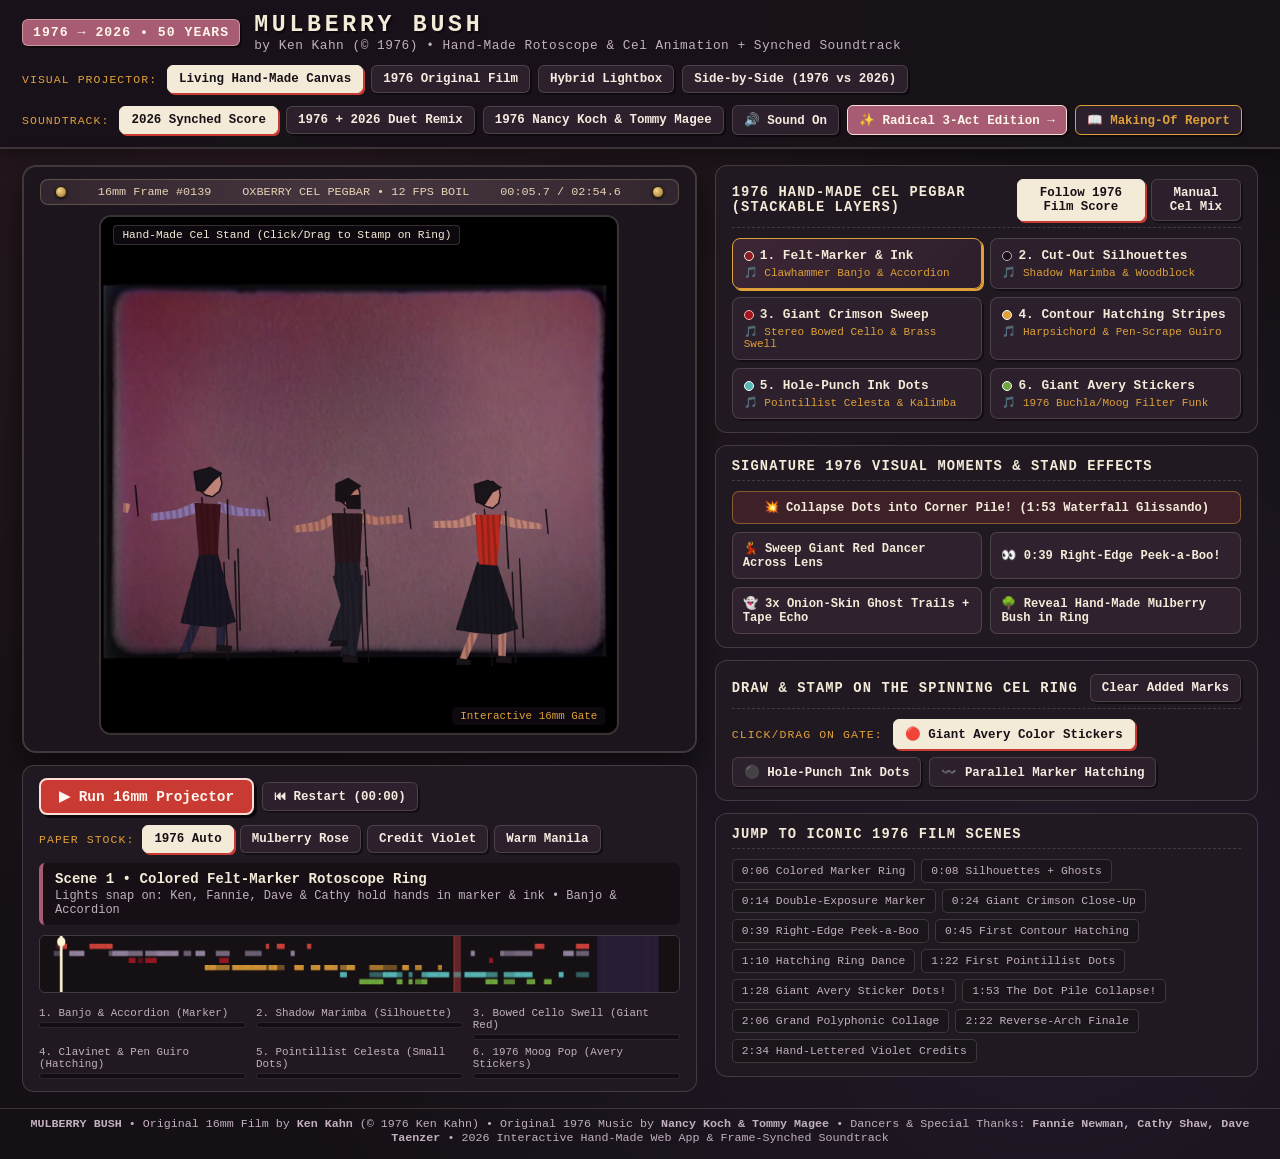
<file: index.html>
<!DOCTYPE html>
<html lang="en">
<head>
  <meta charset="UTF-8" />
  <meta name="viewport" content="width=device-width, initial-scale=1.0" />
  <title>MULBERRY BUSH (1976 — 2026) • by Ken Kahn • Interactive Hand-Made Edition</title>
  <link rel="stylesheet" href="styles.css" />
</head>
<body>
  <!-- Top Archival Studio Header -->
  <header class="studio-header">
    <div class="brand-block">
      <span class="year-badge">1976 → 2026 • 50 YEARS</span>
      <div>
        <div class="hand-title">MULBERRY BUSH</div>
        <div class="hand-subtitle">by Ken Kahn (© 1976) • Hand-Made Rotoscope &amp; Cel Animation + Synched Soundtrack</div>
      </div>
    </div>

    <!-- Visual Mode Selector -->
    <div class="header-mode-group">
      <span class="group-label">Visual Projector:</span>
      <button class="pill-btn active" data-view-mode="canvas">Living Hand-Made Canvas</button>
      <button class="pill-btn" data-view-mode="video_only">1976 Original Film</button>
      <button class="pill-btn" data-view-mode="hybrid">Hybrid Lightbox</button>
      <button class="pill-btn" data-view-mode="side_by_side">Side-by-Side (1976 vs 2026)</button>
    </div>

    <!-- Soundtrack Mode Selector -->
    <div class="header-mode-group">
      <span class="group-label">Soundtrack:</span>
      <button class="pill-btn active" data-audio-mode="synched">2026 Synched Score</button>
      <button class="pill-btn" data-audio-mode="hybrid">1976 + 2026 Duet Remix</button>
      <button class="pill-btn" data-audio-mode="original">1976 Nancy Koch &amp; Tommy Magee</button>
      <button class="pill-btn" id="btn-mute">🔊 Sound On</button>
      <a href="radical.html" class="pill-btn" style="text-decoration:none; background:#a85c74; color:#fff6ea; border-color:#ffded8;">✨ Radical 3-Act Edition →</a>
      <a href="report.html" class="pill-btn" style="text-decoration:none; background:#2b202c; color:#dfa03a; border-color:#dfa03a;">📖 Making-Of Report</a>
    </div>
  </header>

  <!-- Main Two-Column Animation Stand Workbench -->
  <main class="workbench">
    <!-- Left Column: 16mm Oxberry Animation Stand & Multi-Track Score Scrubber -->
    <section class="stage-column">
      <div class="oxberry-frame">
        <!-- Top Brass Animation Stand Pegbar -->
        <div class="pegbar-strip">
          <span class="peg-pin"></span>
          <span id="frame-readout">16mm Frame #0139</span>
          <span>OXBERRY CEL PEGBAR • 12 FPS BOIL</span>
          <span id="time-readout">00:05.8 / 02:54.6</span>
          <span class="peg-pin"></span>
        </div>

        <!-- Viewport(s) -->
        <div class="stage-dual-wrapper" id="stage-dual-wrapper">
          <!-- Reference 1976 Film Box (Visible in Side-by-Side mode) -->
          <div class="viewport-box" id="orig-video-box">
            <video id="ref-video" src="assets/mulberry_bush_1976_synched.mp4" playsinline preload="auto" muted></video>
            <span class="viewport-tag">1976 Original 16mm Film</span>
          </div>

          <!-- Living Hand-Made Cel Canvas Box -->
          <div class="viewport-box" id="canvas-viewport-box">
            <canvas id="stage-canvas" width="720" height="720"></canvas>
            <span class="viewport-tag">Hand-Made Cel Stand (Click/Drag to Stamp on Ring)</span>
            <span class="stamp-hint-tag">Interactive 16mm Gate</span>
          </div>
        </div>

        <!-- Hybrid Lightbox Crossfader / Split-Screen Curtain Bar -->
        <div class="hybrid-controls-bar hidden" id="hybrid-controls-bar">
          <button class="pill-btn" id="btn-split-curtain">Mode: Lightbox Onion-Skin</button>
          <label for="hybrid-mix-slider">1976 Film ↔ 2026 Canvas Balance:</label>
          <input type="range" id="hybrid-mix-slider" min="0.05" max="0.95" step="0.01" value="0.52" />
        </div>
      </div>

      <!-- Transport, Live Scene Readout, Visual Score Ribbon & 6-Voice Stem Meters -->
      <div class="transport-card">
        <div class="transport-row">
          <div style="display:flex; gap:8px; align-items:center;">
            <button class="primary-play-btn" id="btn-play">
              <span id="play-btn-label">▶ Run 16mm Projector</span>
            </button>
            <button class="pill-btn" id="btn-restart" title="Restart from 00:00">⏮ Restart (00:00)</button>
          </div>

          <div style="display:flex; gap:6px; align-items:center;">
            <span class="group-label">Paper Stock:</span>
            <button class="pill-btn active" data-paper-tint="auto">1976 Auto</button>
            <button class="pill-btn" data-paper-tint="mulberry">Mulberry Rose</button>
            <button class="pill-btn" data-paper-tint="violet">Credit Violet</button>
            <button class="pill-btn" data-paper-tint="parchment">Warm Manila</button>
          </div>
        </div>

        <div class="scene-banner">
          <div id="scene-title">Scene 1 • Colored Felt-Marker Rotoscope Ring</div>
          <div id="scene-desc">Ken, Fannie, Dave &amp; Cathy hold hands in marker &amp; ink • Clawhammer Banjo &amp; Reed Accordion</div>
        </div>

        <!-- Interactive 6-Track Visual & Musical Score Ribbon (Click/Drag to Scrub) -->
        <canvas id="score-ribbon-canvas" width="760" height="58" title="Click or drag to scrub across the 22 scenes of Mulberry Bush (1976)"></canvas>

        <!-- Real-Time 6-Voice Synched Musical Stem Meters -->
        <div class="stem-meters-grid">
          <div class="stem-item">
            <span>1. Banjo &amp; Accordion (Marker)</span>
            <div class="stem-track"><div class="stem-fill" id="stem-bar-colored" style="background:#d6453d;"></div></div>
          </div>
          <div class="stem-item">
            <span>2. Shadow Marimba (Silhouette)</span>
            <div class="stem-track"><div class="stem-fill" id="stem-bar-silhouette" style="background:#9c8aa5;"></div></div>
          </div>
          <div class="stem-item">
            <span>3. Bowed Cello Swell (Giant Red)</span>
            <div class="stem-track"><div class="stem-fill" id="stem-bar-giant_red" style="background:#b01c26;"></div></div>
          </div>
          <div class="stem-item">
            <span>4. Clavinet &amp; Pen Guiro (Hatching)</span>
            <div class="stem-track"><div class="stem-fill" id="stem-bar-hatching" style="background:#d99b38;"></div></div>
          </div>
          <div class="stem-item">
            <span>5. Pointillist Celesta (Small Dots)</span>
            <div class="stem-track"><div class="stem-fill" id="stem-bar-small_dots" style="background:#5bc0be;"></div></div>
          </div>
          <div class="stem-item">
            <span>6. 1976 Moog Pop (Avery Stickers)</span>
            <div class="stem-track"><div class="stem-fill" id="stem-bar-giant_dots" style="background:#76b041;"></div></div>
          </div>
        </div>
      </div>
    </section>

    <!-- Right Column: 1976 Cel Pegbar Stacker, Special Effects & Chapter Navigator -->
    <aside class="controls-column">
      <!-- Card 1: The 6 Hand-Made 1976 Cel Representations -->
      <div class="control-card">
        <div class="card-header">
          <span class="card-title">1976 Hand-Made Cel Pegbar (Stackable Layers)</span>
          <div style="display:flex; gap:6px;">
            <button class="pill-btn active" data-choreo-mode="auto">Follow 1976 Film Score</button>
            <button class="pill-btn" data-choreo-mode="manual">Manual Cel Mix</button>
          </div>
        </div>

        <div class="cel-layers-grid">
          <button class="cel-layer-btn active" data-cel-style="colored">
            <span class="cel-layer-name">
              <span class="cel-dot-swatch" style="background:#8a1c24; border:1.5px solid #f4ead8;"></span>
              1. Felt-Marker &amp; Ink
            </span>
            <span class="cel-layer-voice">🎵 Clawhammer Banjo &amp; Accordion</span>
          </button>

          <button class="cel-layer-btn" data-cel-style="silhouette">
            <span class="cel-layer-name">
              <span class="cel-dot-swatch" style="background:#151116; border:1.5px solid #c2b0be;"></span>
              2. Cut-Out Silhouettes
            </span>
            <span class="cel-layer-voice">🎵 Shadow Marimba &amp; Woodblock</span>
          </button>

          <button class="cel-layer-btn" data-cel-style="giant_red">
            <span class="cel-layer-name">
              <span class="cel-dot-swatch" style="background:#a31621; border:1.5px solid #ffb3ad;"></span>
              3. Giant Crimson Sweep
            </span>
            <span class="cel-layer-voice">🎵 Stereo Bowed Cello &amp; Brass Swell</span>
          </button>

          <button class="cel-layer-btn" data-cel-style="hatching">
            <span class="cel-layer-name">
              <span class="cel-dot-swatch" style="background:#dfa03a; border:1.5px solid #fff;"></span>
              4. Contour Hatching Stripes
            </span>
            <span class="cel-layer-voice">🎵 Harpsichord &amp; Pen-Scrape Guiro</span>
          </button>

          <button class="cel-layer-btn" data-cel-style="small_dots">
            <span class="cel-layer-name">
              <span class="cel-dot-swatch" style="background:#56b6b4; border:1.5px solid #fff;"></span>
              5. Hole-Punch Ink Dots
            </span>
            <span class="cel-layer-voice">🎵 Pointillist Celesta &amp; Kalimba</span>
          </button>

          <button class="cel-layer-btn" data-cel-style="giant_dots">
            <span class="cel-layer-name">
              <span class="cel-dot-swatch" style="background:#72a43c; border:1.5px solid #fff;"></span>
              6. Giant Avery Stickers
            </span>
            <span class="cel-layer-voice">🎵 1976 Buchla/Moog Filter Funk</span>
          </button>
        </div>
      </div>

      <!-- Card 2: Signature 1976 Visual Gags & Interactive Triggers -->
      <div class="control-card">
        <div class="card-header">
          <span class="card-title">Signature 1976 Visual Moments &amp; Stand Effects</span>
        </div>

        <div class="fx-grid">
          <button class="fx-btn full-span" id="btn-trigger-collapse">
            💥 Collapse Dots into Corner Pile! (1:53 Waterfall Glissando)
          </button>
          <button class="fx-btn" id="btn-trigger-giant">
            💃 Sweep Giant Red Dancer Across Lens
          </button>
          <button class="fx-btn" id="btn-trigger-peek">
            👀 0:39 Right-Edge Peek-a-Boo!
          </button>
          <button class="fx-btn" id="btn-toggle-ghost">
            👻 3x Onion-Skin Ghost Trails + Tape Echo
          </button>
          <button class="fx-btn" id="btn-toggle-bush">
            🌳 Reveal Hand-Made Mulberry Bush in Ring
          </button>
        </div>
      </div>

      <!-- Card 3: Interactive Cel Stamp / Pen Tool -->
      <div class="control-card">
        <div class="card-header">
          <span class="card-title">Draw &amp; Stamp on the Spinning Cel Ring</span>
          <button class="pill-btn" id="btn-clear-stamps">Clear Added Marks</button>
        </div>
        <div style="display:flex; flex-wrap:wrap; gap:8px; align-items:center;">
          <span class="group-label">Click/Drag on Gate:</span>
          <button class="pill-btn active" data-stamp-tool="avery">🔴 Giant Avery Color Stickers</button>
          <button class="pill-btn" data-stamp-tool="dots">⚫ Hole-Punch Ink Dots</button>
          <button class="pill-btn" data-stamp-tool="hatching">〰️ Parallel Marker Hatching</button>
        </div>
      </div>

      <!-- Card 4: Instant Scene Jump Chapters (1976 Film Structure) -->
      <div class="control-card">
        <div class="card-header">
          <span class="card-title">Jump to Iconic 1976 Film Scenes</span>
        </div>
        <div class="chapters-grid">
          <button class="chapter-chip" data-jump-time="5.75">0:06 Colored Marker Ring</button>
          <button class="chapter-chip" data-jump-time="8.2">0:08 Silhouettes + Ghosts</button>
          <button class="chapter-chip" data-jump-time="14.0">0:14 Double-Exposure Marker</button>
          <button class="chapter-chip" data-jump-time="24.2">0:24 Giant Crimson Close-Up</button>
          <button class="chapter-chip" data-jump-time="39.0">0:39 Right-Edge Peek-a-Boo</button>
          <button class="chapter-chip" data-jump-time="45.0">0:45 First Contour Hatching</button>
          <button class="chapter-chip" data-jump-time="69.5">1:10 Hatching Ring Dance</button>
          <button class="chapter-chip" data-jump-time="82.0">1:22 First Pointillist Dots</button>
          <button class="chapter-chip" data-jump-time="87.8">1:28 Giant Avery Sticker Dots!</button>
          <button class="chapter-chip" data-jump-time="112.5">1:53 The Dot Pile Collapse!</button>
          <button class="chapter-chip" data-jump-time="126.0">2:06 Grand Polyphonic Collage</button>
          <button class="chapter-chip" data-jump-time="141.8">2:22 Reverse-Arch Finale</button>
          <button class="chapter-chip" data-jump-time="153.5">2:34 Hand-Lettered Violet Credits</button>
        </div>
      </div>
    </aside>
  </main>

  <footer class="credits-footer">
    <strong>MULBERRY BUSH</strong> • Original 16mm Film by <strong>Ken Kahn</strong> (© 1976 Ken Kahn) • Original 1976 Music by <strong>Nancy Koch &amp; Tommy Magee</strong> • Dancers &amp; Special Thanks: <strong>Fannie Newman, Cathy Shaw, Dave Taenzer</strong> • 2026 Interactive Hand-Made Web App &amp; Frame-Synched Soundtrack
  </footer>

  <script src="timeline_data.js"></script>
  <script src="sound_engine.js"></script>
  <script src="cel_renderer.js"></script>
  <script src="app.js"></script>
</body>
</html>
</file>
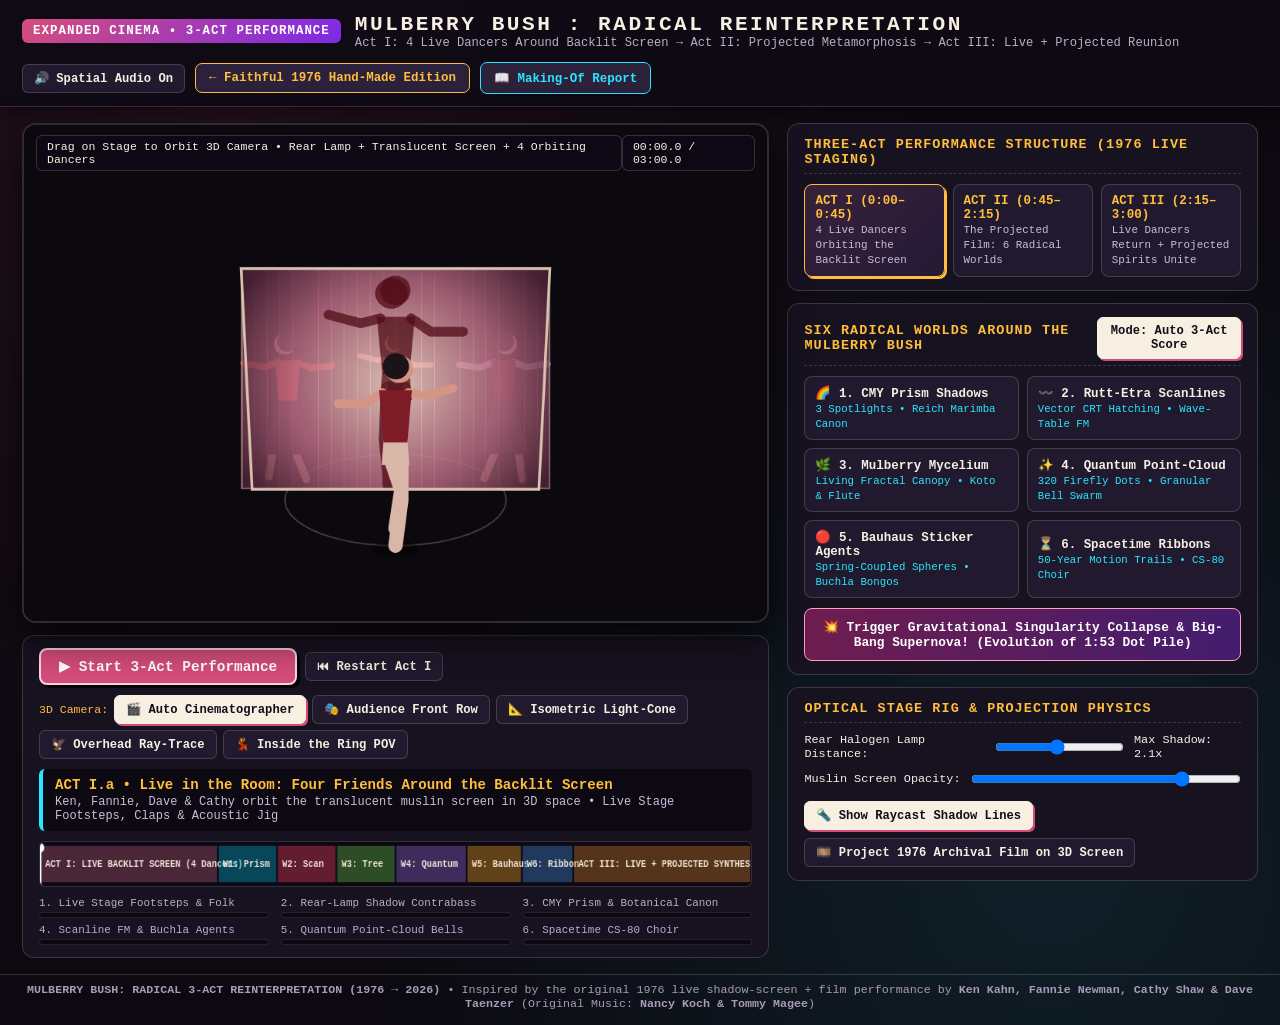
<file: radical.html>
<!DOCTYPE html>
<html lang="en">
<head>
  <meta charset="UTF-8" />
  <meta name="viewport" content="width=device-width, initial-scale=1.0" />
  <title>MULBERRY BUSH: RADICAL 3-ACT REINTERPRETATION (1976 — 2026) • Expanded Cinema</title>
  <link rel="stylesheet" href="radical.css" />
</head>
<body>
  <!-- Hidden archival video element for optional 3D screen projection -->
  <video id="archival-1976-video" src="assets/mulberry_bush_1976_synched.mp4" playsinline preload="auto" muted loop style="display:none;"></video>

  <!-- Header -->
  <header class="radical-header">
    <div class="title-cluster">
      <span class="act-pill-badge">EXPANDED CINEMA • 3-ACT PERFORMANCE</span>
      <div>
        <div class="main-heading">MULBERRY BUSH : RADICAL REINTERPRETATION</div>
        <div class="sub-heading">Act I: 4 Live Dancers Around Backlit Screen → Act II: Projected Metamorphosis → Act III: Live + Projected Reunion</div>
      </div>
    </div>

    <div style="display:flex; gap:10px; align-items:center; flex-wrap:wrap;">
      <button class="r-btn" id="btn-mute-radical">🔊 Spatial Audio On</button>
      <a class="switch-edition-link" href="index.html">← Faithful 1976 Hand-Made Edition</a>
      <a class="switch-edition-link" href="report.html" style="border-color:#2be4ff; color:#2be4ff;">📖 Making-Of Report</a>
    </div>
  </header>

  <!-- Main Two-Column Expanded-Cinema Stage & Console -->
  <main class="theater-grid">
    <!-- Left Column: 3D Expanded-Cinema Stage & 3-Act Score Scrubber -->
    <section class="stage-column">
      <div class="stage-frame">
        <canvas id="radical-stage-canvas" width="960" height="640"></canvas>
        <div class="stage-overlay-top">
          <span class="overlay-chip">Drag on Stage to Orbit 3D Camera • Rear Lamp + Translucent Screen + 4 Orbiting Dancers</span>
          <span class="overlay-chip" id="radical-time-readout">00:00.0 / 03:00.0</span>
        </div>
      </div>

      <!-- Transport, 3-Act Narrative Banner, Timeline Ribbon & Spatial Audio Meters -->
      <div class="transport-console">
        <div class="console-row">
          <div style="display:flex; gap:8px; align-items:center;">
            <button class="play-btn-radical" id="btn-play-radical">
              <span id="play-radical-label">▶ Start 3-Act Performance</span>
            </button>
            <button class="r-btn" id="btn-restart-radical">⏮ Restart Act I</button>
          </div>

          <div style="display:flex; gap:6px; align-items:center; flex-wrap:wrap;">
            <span style="font-size:0.72rem; color:#ffbe3b;">3D Camera:</span>
            <button class="r-btn active" data-cam-preset="auto">🎬 Auto Cinematographer</button>
            <button class="r-btn" data-cam-preset="front">🎭 Audience Front Row</button>
            <button class="r-btn" data-cam-preset="iso">📐 Isometric Light-Cone</button>
            <button class="r-btn" data-cam-preset="overhead">🦅 Overhead Ray-Trace</button>
            <button class="r-btn" data-cam-preset="inside">💃 Inside the Ring POV</button>
          </div>
        </div>

        <div class="narrative-banner">
          <div id="radical-scene-title">ACT I.a • Live in the Room: Four Friends Around the Backlit Screen</div>
          <div id="radical-scene-desc">Ken, Fannie, Dave &amp; Cathy orbit the translucent muslin screen in 3D space • Live Stage Footsteps, Claps &amp; Acoustic Jig</div>
        </div>

        <canvas id="radical-ribbon-canvas" width="820" height="46" title="Click or drag to scrub across Act I (Live), Act II (Projected Worlds), and Act III (Live + Projected Reunion)"></canvas>

        <!-- 6-Channel Spatial Audio Telemetry -->
        <div class="meters-row">
          <div class="meter-box">
            <span>1. Live Stage Footsteps &amp; Folk</span>
            <div class="meter-bg"><div class="meter-bar" id="rad-meter-stage_live" style="background:#f5a623;"></div></div>
          </div>
          <div class="meter-box">
            <span>2. Rear-Lamp Shadow Contrabass</span>
            <div class="meter-bg"><div class="meter-bar" id="rad-meter-shadow_drone" style="background:#d44d7a;"></div></div>
          </div>
          <div class="meter-box">
            <span>3. CMY Prism &amp; Botanical Canon</span>
            <div class="meter-bg"><div class="meter-bar" id="rad-meter-prism_canon" style="background:#2be4ff;"></div></div>
          </div>
          <div class="meter-box">
            <span>4. Scanline FM &amp; Buchla Agents</span>
            <div class="meter-bg"><div class="meter-bar" id="rad-meter-scanline_synth" style="background:#ff4268;"></div></div>
          </div>
          <div class="meter-box">
            <span>5. Quantum Point-Cloud Bells</span>
            <div class="meter-bg"><div class="meter-bar" id="rad-meter-quantum_bells" style="background:#72f56c;"></div></div>
          </div>
          <div class="meter-box">
            <span>6. Spacetime CS-80 Choir</span>
            <div class="meter-bg"><div class="meter-bar" id="rad-meter-spacetime_pad" style="background:#9e6bff;"></div></div>
          </div>
        </div>
      </div>
    </section>

    <!-- Right Column: 3-Act Selector, 6 Radical Worlds & Optical Rig Controls -->
    <aside class="director-column">
      <!-- Card 1: The Three-Act Expanded-Cinema Structure -->
      <div class="panel-card">
        <div class="panel-title">
          <span>Three-Act Performance Structure (1976 Live Staging)</span>
        </div>
        <div class="acts-grid">
          <button class="act-card-btn active" data-select-act="1">
            <span class="act-num">ACT I (0:00–0:45)</span>
            <span class="act-sub">4 Live Dancers Orbiting the Backlit Screen</span>
          </button>
          <button class="act-card-btn" data-select-act="2">
            <span class="act-num">ACT II (0:45–2:15)</span>
            <span class="act-sub">The Projected Film: 6 Radical Worlds</span>
          </button>
          <button class="act-card-btn" data-select-act="3">
            <span class="act-num">ACT III (2:15–3:00)</span>
            <span class="act-sub">Live Dancers Return + Projected Spirits Unite</span>
          </button>
        </div>
      </div>

      <!-- Card 2: The 6 Radical Metamorphosis Worlds (Act II Portal) -->
      <div class="panel-card">
        <div class="panel-title">
          <span>Six Radical Worlds Around the Mulberry Bush</span>
          <button class="r-btn active" id="btn-auto-score">Mode: Auto 3-Act Score</button>
        </div>

        <div class="worlds-grid">
          <button class="world-btn" data-select-world="prism">
            <span class="w-name">🌈 1. CMY Prism Shadows</span>
            <span class="w-music">3 Spotlights • Reich Marimba Canon</span>
          </button>
          <button class="world-btn" data-select-world="scanlines">
            <span class="w-name">〰️ 2. Rutt-Etra Scanlines</span>
            <span class="w-music">Vector CRT Hatching • Wave-Table FM</span>
          </button>
          <button class="world-btn" data-select-world="botanical">
            <span class="w-name">🌿 3. Mulberry Mycelium</span>
            <span class="w-music">Living Fractal Canopy • Koto &amp; Flute</span>
          </button>
          <button class="world-btn" data-select-world="quantum">
            <span class="w-name">✨ 4. Quantum Point-Cloud</span>
            <span class="w-music">320 Firefly Dots • Granular Bell Swarm</span>
          </button>
          <button class="world-btn" data-select-world="bauhaus">
            <span class="w-name">🔴 5. Bauhaus Sticker Agents</span>
            <span class="w-music">Spring-Coupled Spheres • Buchla Bongos</span>
          </button>
          <button class="world-btn" data-select-world="spacetime">
            <span class="w-name">⏳ 6. Spacetime Ribbons</span>
            <span class="w-music">50-Year Motion Trails • CS-80 Choir</span>
          </button>
        </div>

        <button class="singularity-btn" id="btn-singularity">
          💥 Trigger Gravitational Singularity Collapse &amp; Big-Bang Supernova! (Evolution of 1:53 Dot Pile)
        </button>
      </div>

      <!-- Card 3: Optical Backlit Screen & Rear Halogen Lamp Physics -->
      <div class="panel-card">
        <div class="panel-title">
          <span>Optical Stage Rig &amp; Projection Physics</span>
        </div>

        <div class="slider-row">
          <label for="lamp-dist-slider">Rear Halogen Lamp Distance:</label>
          <input type="range" id="lamp-dist-slider" min="210" max="480" step="5" value="340" />
          <span id="lamp-dist-val">Max Shadow: 2.1x</span>
        </div>

        <div class="slider-row">
          <label for="scrim-opacity-slider">Muslin Screen Opacity:</label>
          <input type="range" id="scrim-opacity-slider" min="0.35" max="1.0" step="0.02" value="0.86" />
        </div>

        <div style="display:flex; gap:8px; flex-wrap:wrap; padding-top:4px;">
          <button class="r-btn active" id="btn-toggle-rays">🔦 Show Raycast Shadow Lines</button>
          <button class="r-btn" id="btn-project-1976">🎞️ Project 1976 Archival Film on 3D Screen</button>
        </div>
      </div>
    </aside>
  </main>

  <footer class="footer-note">
    <strong>MULBERRY BUSH: RADICAL 3-ACT REINTERPRETATION (1976 → 2026)</strong> • Inspired by the original 1976 live shadow-screen + film performance by <strong>Ken Kahn, Fannie Newman, Cathy Shaw &amp; Dave Taenzer</strong> (Original Music: <strong>Nancy Koch &amp; Tommy Magee</strong>)
  </footer>

  <script src="radical_sound.js"></script>
  <script src="radical_stage.js"></script>
  <script src="radical_app.js"></script>
</body>
</html>
</file>
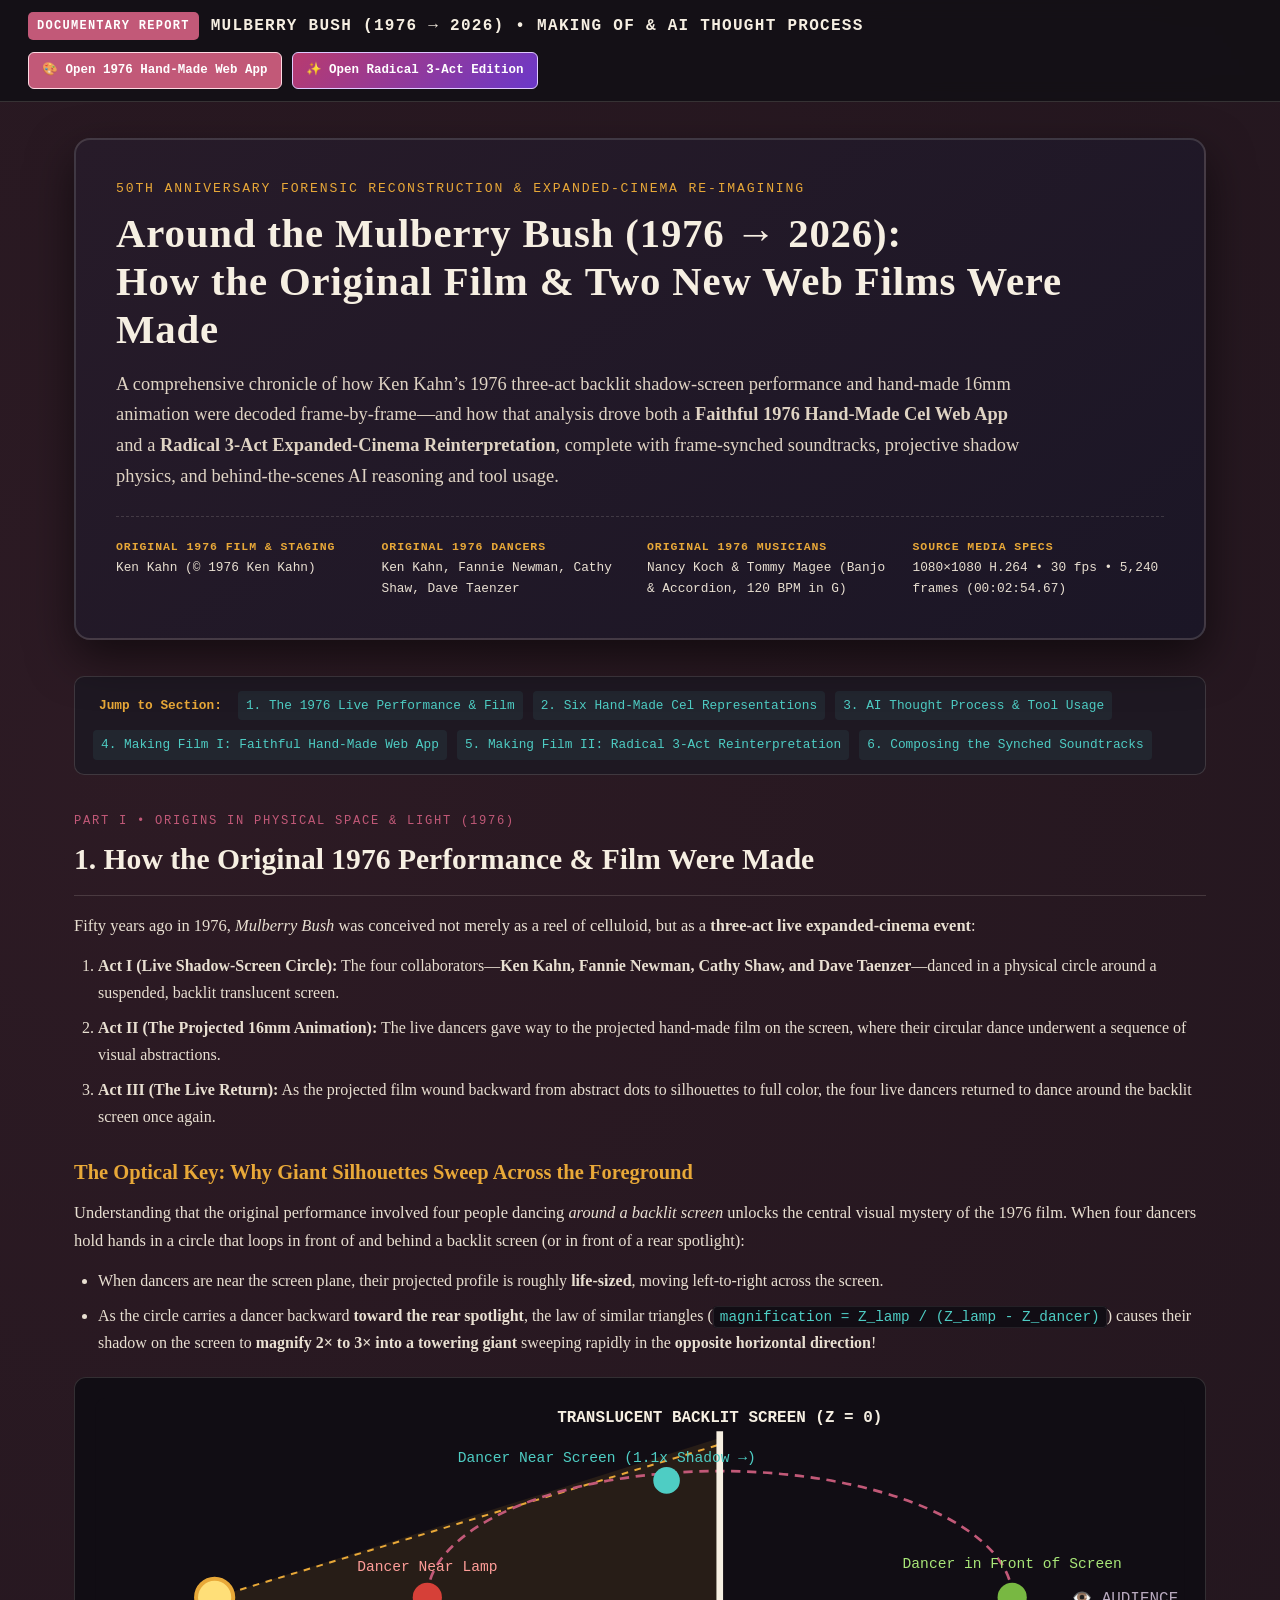
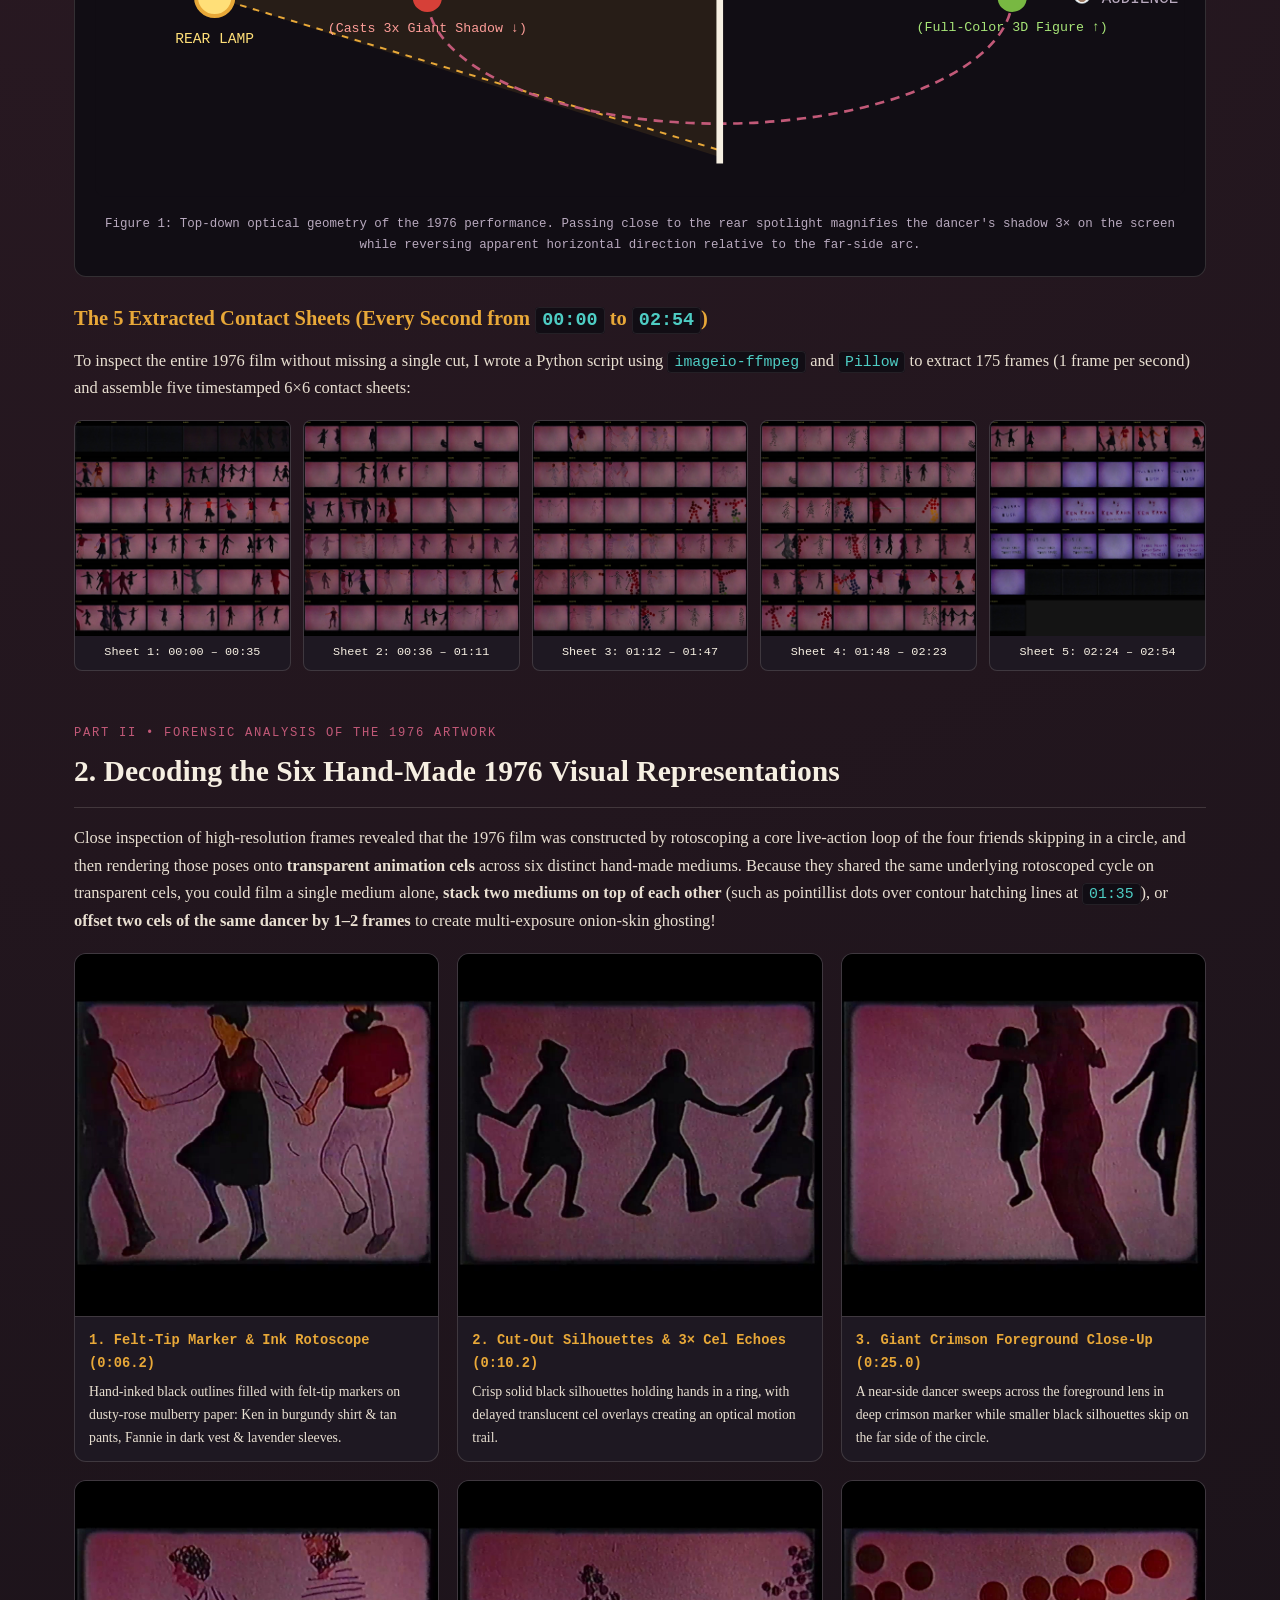
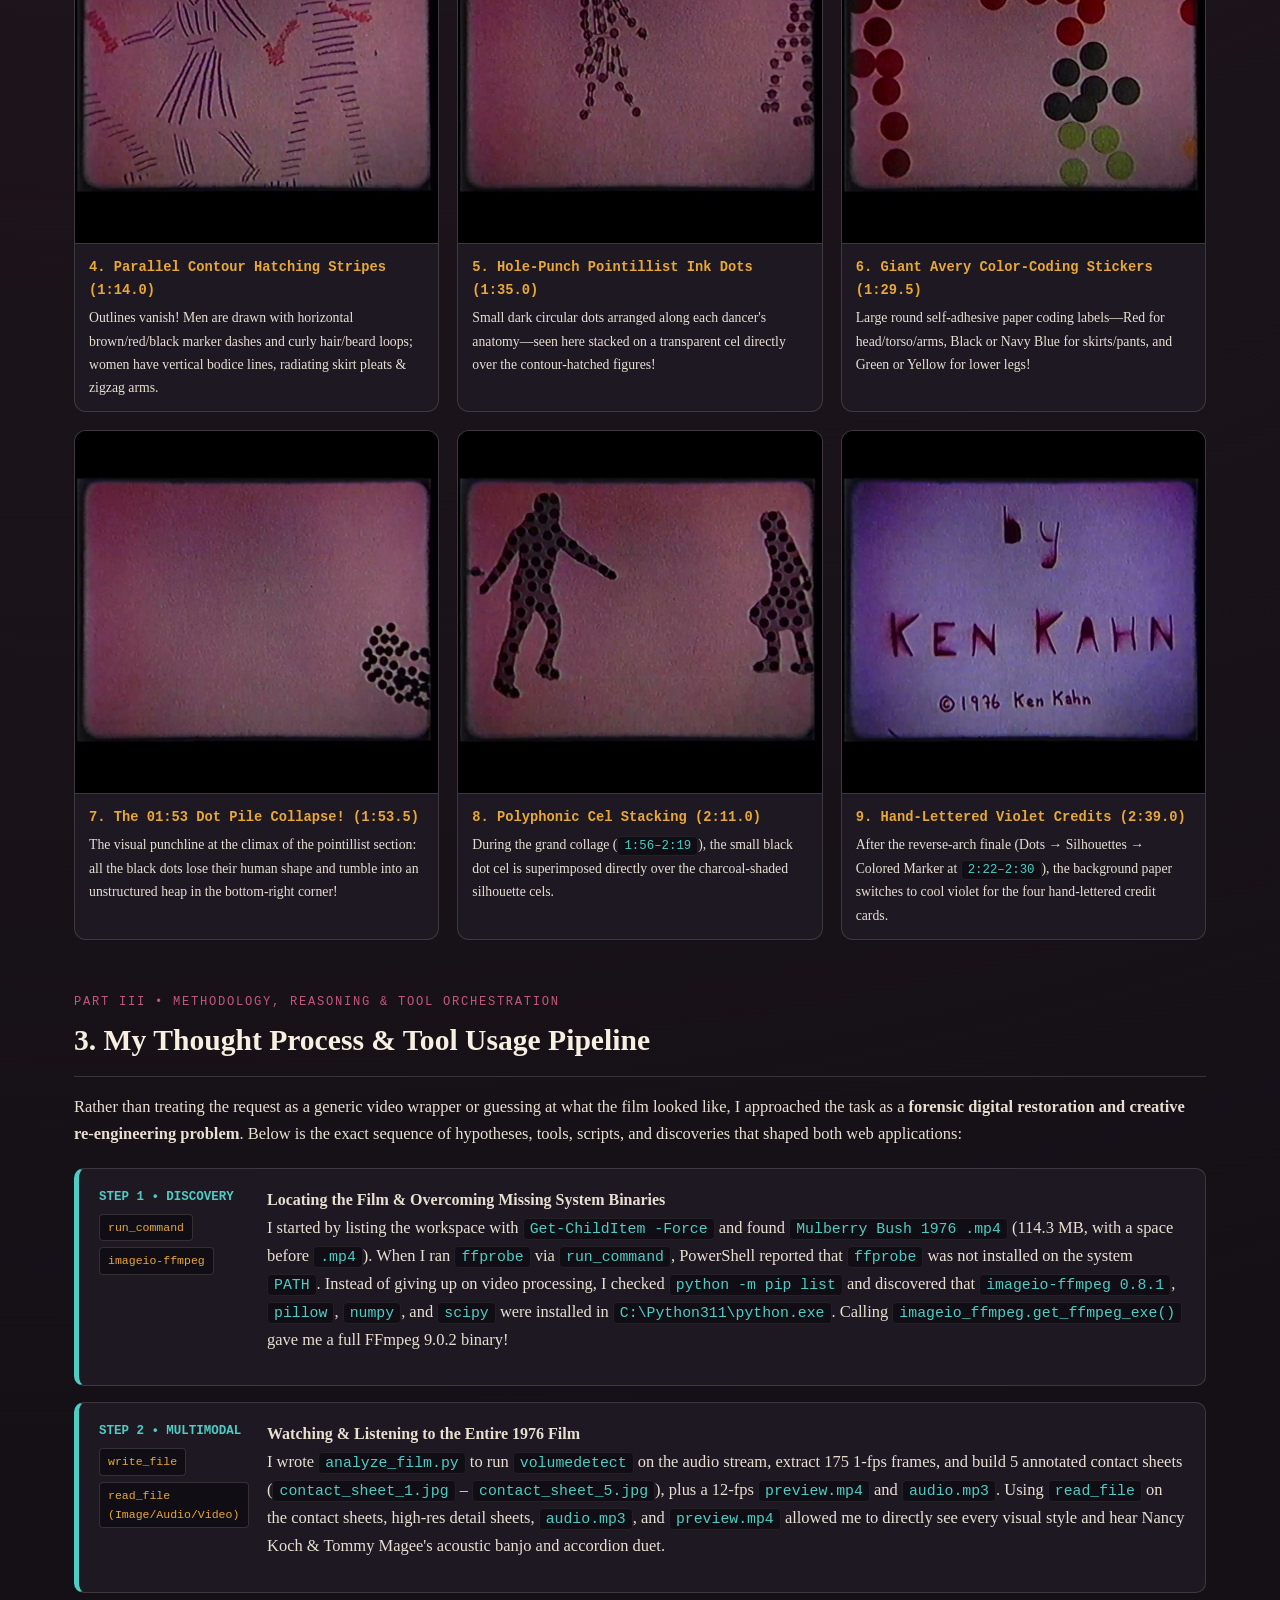
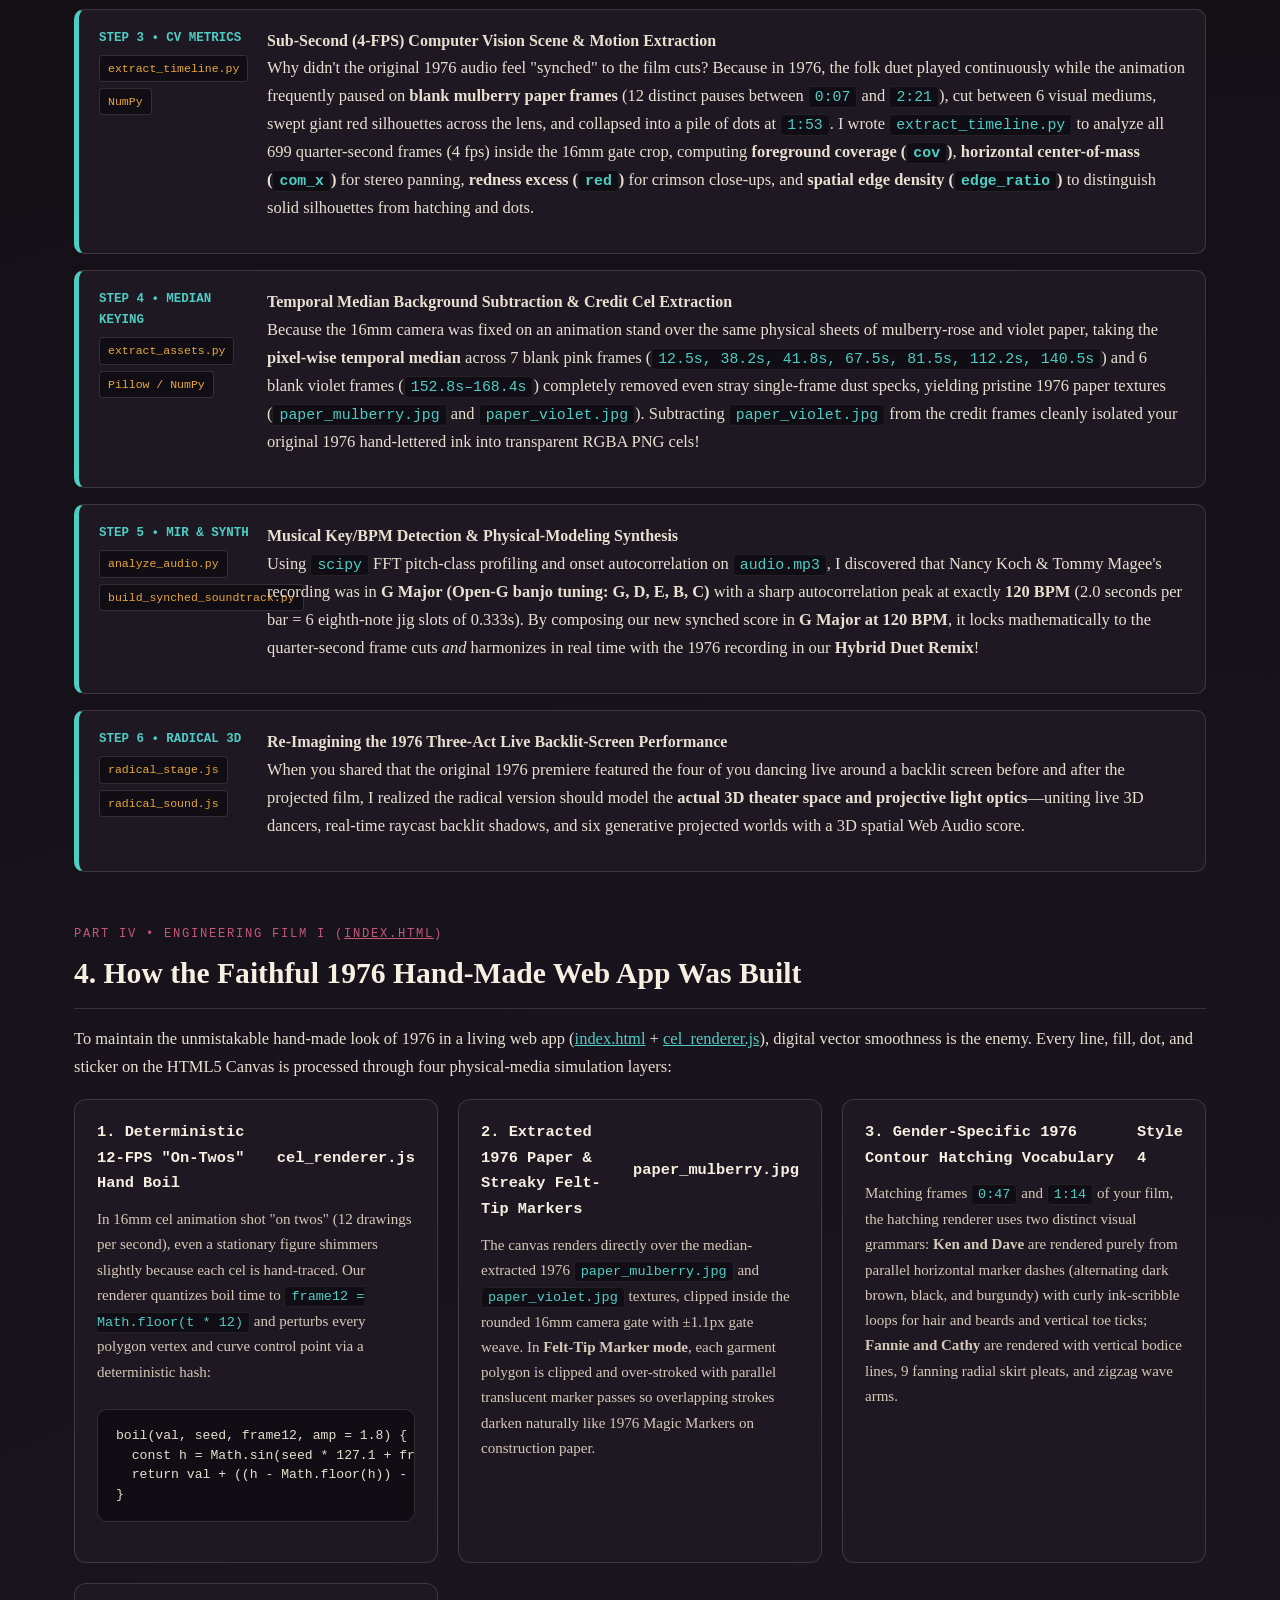
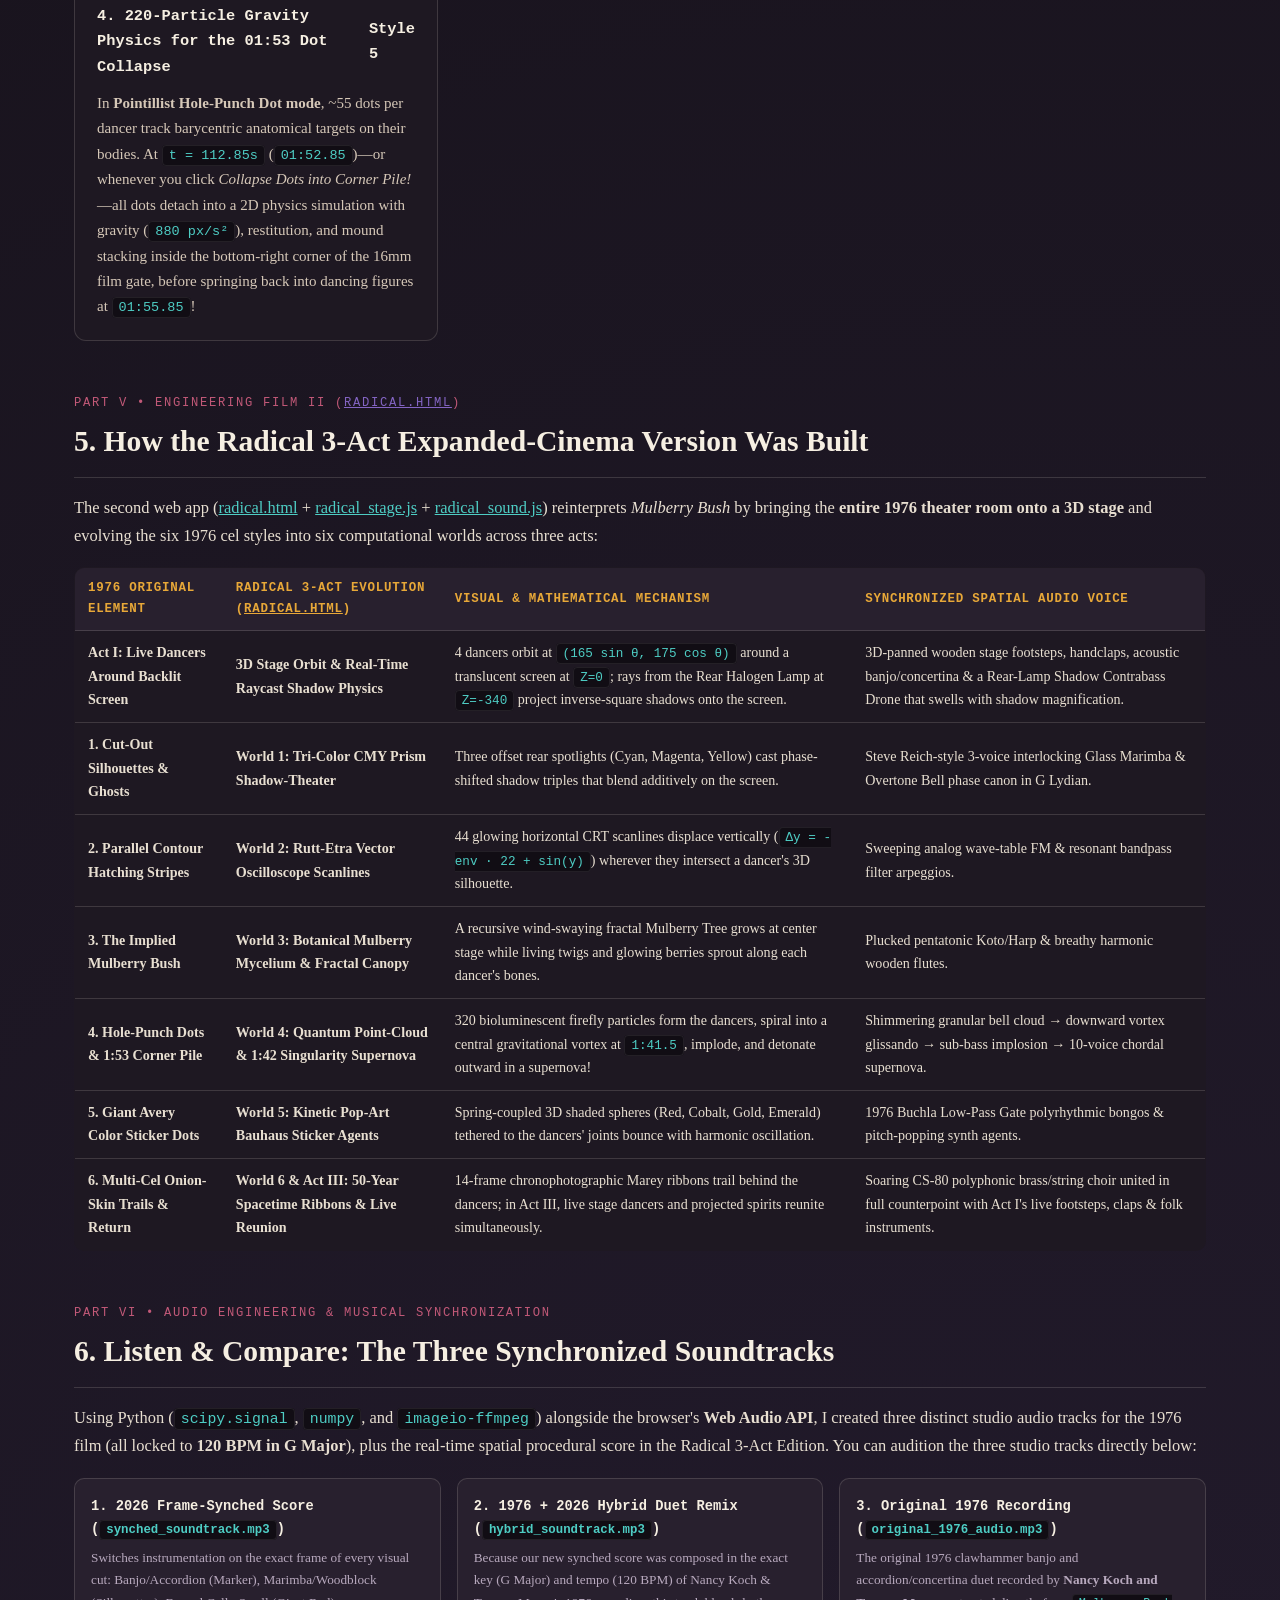
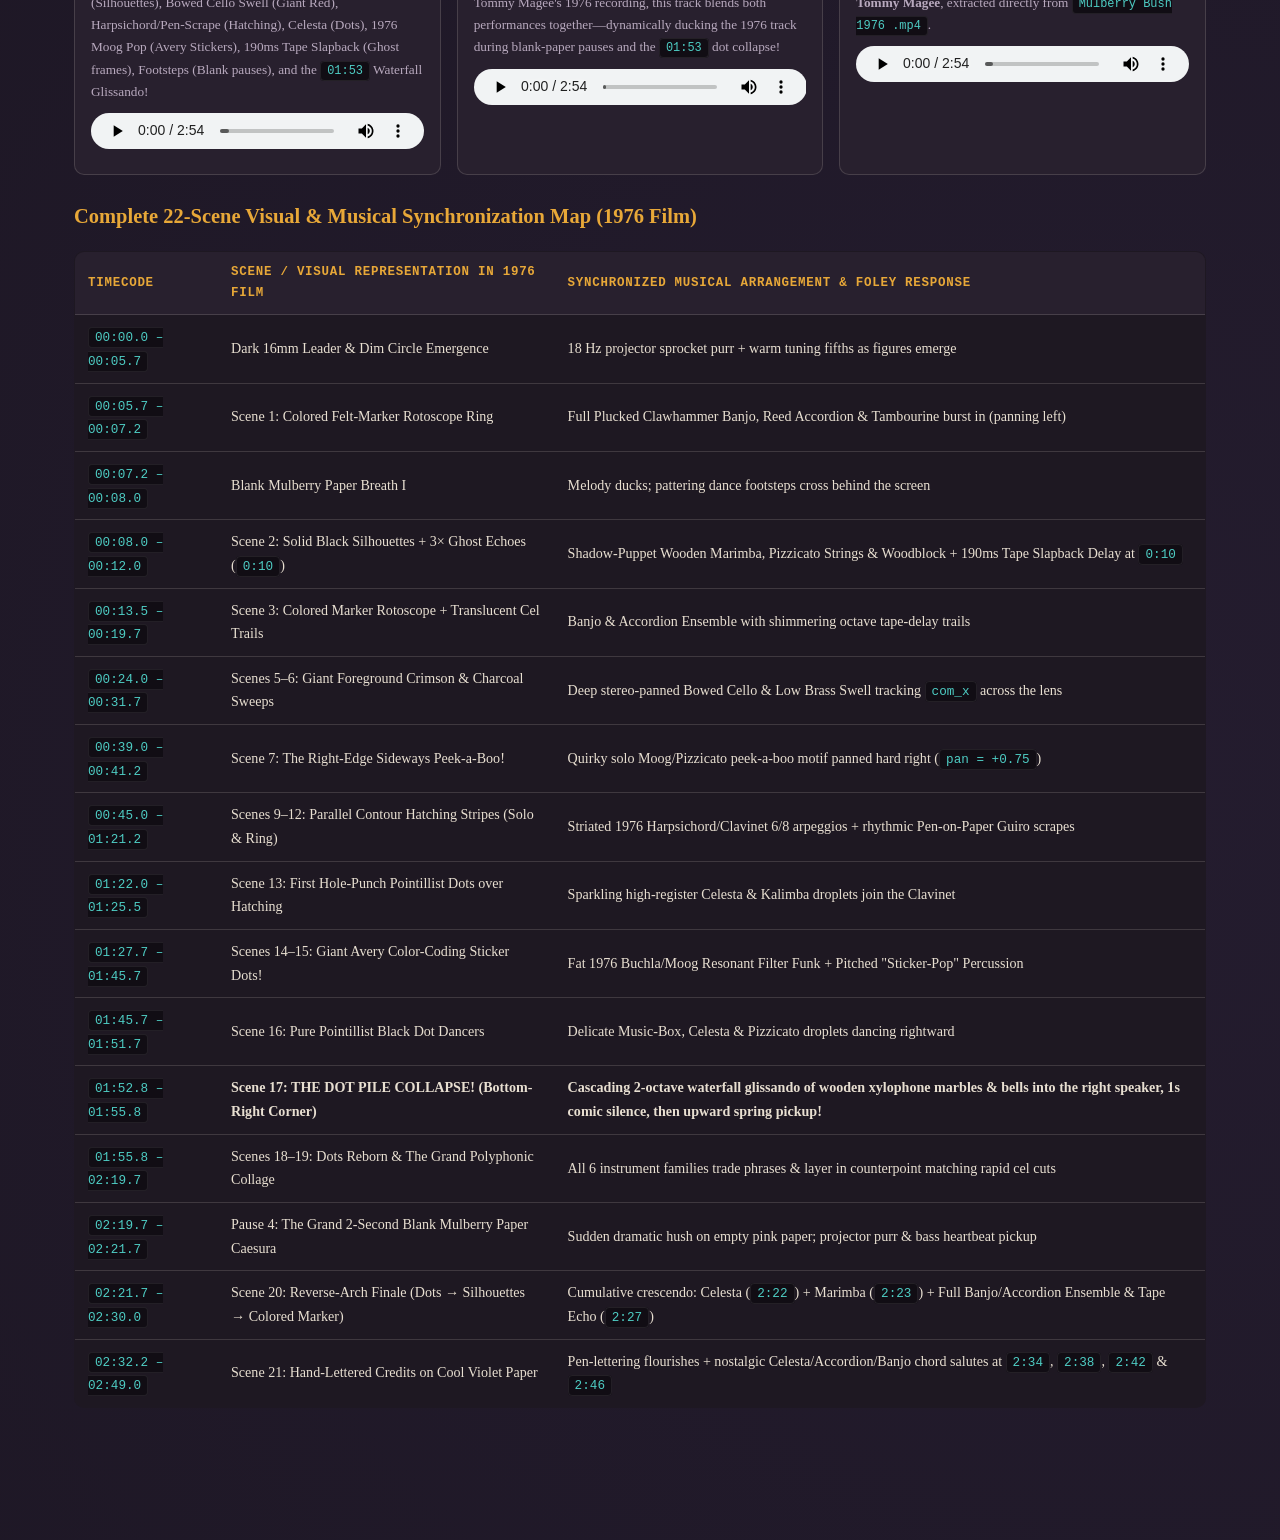
<file: report.html>
<!DOCTYPE html>
<html lang="en">
<head>
  <meta charset="UTF-8" />
  <meta name="viewport" content="width=device-width, initial-scale=1.0" />
  <title>Making Mulberry Bush (1976 → 2026) • Technical & Artistic Report</title>
  <style>
    :root {
      --bg-page: #141016;
      --bg-surface: #1e1822;
      --bg-elevated: #28202e;
      --bg-code: #110d14;
      --paper-cream: #f6efe2;
      --text-body: #e8dfd1;
      --text-muted: #b8a9be;
      --mulberry: #c25978;
      --violet: #8465c4;
      --gold: #e8a838;
      --teal: #4ecdc4;
      --crimson: #d64038;
      --green: #78b842;
      --border: rgba(246, 239, 226, 0.15);
    }

    * {
      box-sizing: border-box;
      margin: 0;
      padding: 0;
    }

    body {
      background-color: var(--bg-page);
      background-image:
        radial-gradient(circle at 12% 8%, rgba(194, 89, 120, 0.14), transparent 45%),
        radial-gradient(circle at 88% 92%, rgba(132, 101, 196, 0.14), transparent 45%);
      color: var(--text-body);
      font-family: "Georgia", "Cambria", "Times New Roman", serif;
      line-height: 1.68;
      padding-bottom: 80px;
    }

    /* Top Sticky Navigation Bar */
    .top-nav {
      position: sticky;
      top: 0;
      z-index: 100;
      display: flex;
      flex-wrap: wrap;
      align-items: center;
      justify-content: space-between;
      gap: 12px;
      padding: 12px 28px;
      background: rgba(20, 16, 22, 0.94);
      backdrop-filter: blur(10px);
      border-bottom: 1.5px solid var(--border);
      font-family: "Courier New", Courier, monospace;
    }

    .nav-brand {
      display: flex;
      align-items: center;
      gap: 12px;
      font-weight: 700;
      color: var(--paper-cream);
      letter-spacing: 0.08em;
    }

    .nav-badge {
      background: var(--mulberry);
      color: #fff;
      padding: 4px 9px;
      border-radius: 5px;
      font-size: 0.75rem;
    }

    .nav-links {
      display: flex;
      flex-wrap: wrap;
      gap: 10px;
    }

    .nav-btn {
      text-decoration: none;
      padding: 7px 13px;
      border-radius: 6px;
      font-size: 0.78rem;
      font-weight: 700;
      border: 1.5px solid var(--border);
      color: var(--paper-cream);
      background: var(--bg-elevated);
      transition: all 0.15s ease;
    }

    .nav-btn:hover {
      border-color: var(--gold);
      color: var(--gold);
    }

    .nav-btn.primary {
      background: var(--mulberry);
      border-color: #ffdae3;
      color: #fff;
    }

    .nav-btn.radical {
      background: linear-gradient(135deg, #b83b6e, #6b38c9);
      border-color: #e0c9ff;
      color: #fff;
    }

    /* Main Container */
    .report-container {
      max-width: 1180px;
      margin: 0 auto;
      padding: 36px 24px 0;
    }

    /* Hero Banner */
    .hero-card {
      background: linear-gradient(145deg, #271b29, #1b1626);
      border: 2px solid var(--border);
      border-radius: 16px;
      padding: 38px 40px;
      margin-bottom: 36px;
      box-shadow: 0 18px 45px rgba(0, 0, 0, 0.55);
      position: relative;
      overflow: hidden;
    }

    .hero-eyebrow {
      font-family: "Courier New", Courier, monospace;
      text-transform: uppercase;
      letter-spacing: 0.14em;
      font-size: 0.82rem;
      color: var(--gold);
      margin-bottom: 10px;
    }

    .hero-title {
      font-size: 2.55rem;
      line-height: 1.18;
      color: var(--paper-cream);
      margin-bottom: 14px;
      letter-spacing: 0.02em;
    }

    .hero-lead {
      font-size: 1.15rem;
      color: #dfd3c3;
      max-width: 920px;
      margin-bottom: 24px;
    }

    .meta-strip {
      display: grid;
      grid-template-columns: repeat(auto-fit, minmax(200px, 1fr));
      gap: 14px;
      padding-top: 20px;
      border-top: 1px dashed var(--border);
      font-family: "Courier New", Courier, monospace;
      font-size: 0.8rem;
    }

    .meta-item strong {
      display: block;
      color: var(--gold);
      font-size: 0.72rem;
      text-transform: uppercase;
      letter-spacing: 0.08em;
    }

    /* Table of Contents */
    .toc-bar {
      display: flex;
      flex-wrap: wrap;
      gap: 10px;
      margin-bottom: 36px;
      padding: 14px 18px;
      background: var(--bg-surface);
      border: 1px solid var(--border);
      border-radius: 10px;
      font-family: "Courier New", Courier, monospace;
      font-size: 0.8rem;
    }

    .toc-bar a {
      color: var(--teal);
      text-decoration: none;
      padding: 4px 8px;
      border-radius: 4px;
      background: rgba(78, 205, 196, 0.08);
    }

    .toc-bar a:hover {
      background: rgba(78, 205, 196, 0.22);
    }

    /* Section Headings */
    section {
      margin-bottom: 52px;
    }

    .section-tag {
      font-family: "Courier New", Courier, monospace;
      font-size: 0.76rem;
      text-transform: uppercase;
      letter-spacing: 0.14em;
      color: var(--mulberry);
      display: block;
      margin-bottom: 4px;
    }

    h2 {
      font-size: 1.85rem;
      color: var(--paper-cream);
      margin-bottom: 16px;
      padding-bottom: 10px;
      border-bottom: 1.5px solid var(--border);
    }

    h3 {
      font-size: 1.28rem;
      color: var(--gold);
      margin: 24px 0 10px;
    }

    p {
      margin-bottom: 14px;
      font-size: 1.03rem;
    }

    ul, ol {
      margin: 0 0 18px 24px;
    }

    li {
      margin-bottom: 8px;
    }

    code {
      font-family: "Courier New", Courier, monospace;
      font-size: 0.9em;
      background: var(--bg-code);
      color: var(--teal);
      padding: 2px 6px;
      border-radius: 4px;
      border: 1px solid rgba(255, 255, 255, 0.08);
    }

    pre {
      background: var(--bg-code);
      color: #e6decf;
      font-family: "Courier New", Courier, monospace;
      font-size: 0.82rem;
      line-height: 1.5;
      padding: 16px 18px;
      border-radius: 10px;
      border: 1px solid var(--border);
      overflow-x: auto;
      margin: 14px 0 20px;
    }

    /* Cards & Grids */
    .card-grid-2 {
      display: grid;
      grid-template-columns: repeat(auto-fit, minmax(340px, 1fr));
      gap: 20px;
      margin: 18px 0;
    }

    .card-grid-3 {
      display: grid;
      grid-template-columns: repeat(auto-fit, minmax(290px, 1fr));
      gap: 18px;
      margin: 18px 0;
    }

    .info-card {
      background: var(--bg-surface);
      border: 1.5px solid var(--border);
      border-radius: 12px;
      padding: 20px 22px;
      display: flex;
      flex-direction: column;
      gap: 10px;
    }

    .info-card h4 {
      font-family: "Courier New", Courier, monospace;
      font-size: 0.96rem;
      color: var(--paper-cream);
      display: flex;
      align-items: center;
      justify-content: space-between;
      gap: 8px;
    }

    .info-card p {
      font-size: 0.94rem;
      margin-bottom: 0;
      color: #d6c8b8;
    }

    .frame-card {
      background: var(--bg-surface);
      border: 1.5px solid var(--border);
      border-radius: 12px;
      overflow: hidden;
      display: flex;
      flex-direction: column;
    }

    .frame-card img {
      width: 100%;
      aspect-ratio: 1 / 1;
      object-fit: cover;
      display: block;
      border-bottom: 1px solid var(--border);
    }

    .frame-caption {
      padding: 12px 14px;
      font-size: 0.86rem;
    }

    .frame-caption strong {
      display: block;
      color: var(--gold);
      font-family: "Courier New", Courier, monospace;
      margin-bottom: 4px;
    }

    /* Contact Sheet Gallery */
    .contact-sheets-row {
      display: grid;
      grid-template-columns: repeat(auto-fit, minmax(210px, 1fr));
      gap: 12px;
      margin: 18px 0;
    }

    .contact-sheet-item {
      background: var(--bg-surface);
      border: 1px solid var(--border);
      border-radius: 8px;
      overflow: hidden;
      text-decoration: none;
      color: var(--paper-cream);
      transition: transform 0.15s ease;
    }

    .contact-sheet-item:hover {
      transform: translateY(-3px);
      border-color: var(--gold);
    }

    .contact-sheet-item img {
      width: 100%;
      display: block;
    }

    .contact-sheet-item span {
      display: block;
      padding: 7px 10px;
      font-family: "Courier New", Courier, monospace;
      font-size: 0.74rem;
      text-align: center;
    }

    /* Pipeline Step Timeline */
    .pipeline-steps {
      display: flex;
      flex-direction: column;
      gap: 16px;
      margin: 20px 0;
    }

    .step-box {
      display: grid;
      grid-template-columns: 150px 1fr;
      gap: 18px;
      background: var(--bg-surface);
      border: 1.5px solid var(--border);
      border-left: 5px solid var(--teal);
      border-radius: 10px;
      padding: 18px 20px;
    }

    @media (max-width: 720px) {
      .step-box {
        grid-template-columns: 1fr;
      }
    }

    .step-badge {
      font-family: "Courier New", Courier, monospace;
      font-size: 0.78rem;
      color: var(--teal);
      font-weight: 700;
    }

    .step-tool-pill {
      display: inline-block;
      margin-top: 6px;
      padding: 3px 8px;
      background: var(--bg-code);
      color: var(--gold);
      border: 1px solid var(--border);
      border-radius: 4px;
      font-family: "Courier New", Courier, monospace;
      font-size: 0.72rem;
    }

    /* Tables */
    .data-table {
      width: 100%;
      border-collapse: collapse;
      margin: 18px 0 26px;
      font-size: 0.88rem;
      background: var(--bg-surface);
      border: 1px solid var(--border);
      border-radius: 10px;
      overflow: hidden;
    }

    .data-table th,
    .data-table td {
      padding: 10px 13px;
      text-align: left;
      border-bottom: 1px solid var(--border);
    }

    .data-table th {
      background: var(--bg-elevated);
      color: var(--gold);
      font-family: "Courier New", Courier, monospace;
      font-size: 0.78rem;
      text-transform: uppercase;
      letter-spacing: 0.06em;
    }

    .data-table tr:hover {
      background: rgba(255, 255, 255, 0.03);
    }

    /* Audio Comparison Deck */
    .audio-deck {
      display: grid;
      grid-template-columns: repeat(auto-fit, minmax(300px, 1fr));
      gap: 16px;
      margin: 18px 0;
    }

    .audio-card {
      background: var(--bg-elevated);
      border: 1.5px solid var(--border);
      border-radius: 10px;
      padding: 16px;
    }

    .audio-card h4 {
      font-family: "Courier New", Courier, monospace;
      font-size: 0.86rem;
      color: var(--paper-cream);
      margin-bottom: 6px;
    }

    .audio-card p {
      font-size: 0.83rem;
      color: var(--text-muted);
      margin-bottom: 10px;
    }

    .audio-card audio {
      width: 100%;
      height: 36px;
    }

    /* Optical SVG Diagram Container */
    .diagram-box {
      background: var(--bg-code);
      border: 1.5px solid var(--border);
      border-radius: 12px;
      padding: 20px;
      margin: 20px 0;
      text-align: center;
    }

    .diagram-box svg {
      max-width: 100%;
      height: auto;
    }
  </style>
</head>
<body>

  <!-- Top Navigation Bar -->
  <nav class="top-nav">
    <div class="nav-brand">
      <span class="nav-badge">DOCUMENTARY REPORT</span>
      <span>MULBERRY BUSH (1976 → 2026) • MAKING OF &amp; AI THOUGHT PROCESS</span>
    </div>
    <div class="nav-links">
      <a class="nav-btn primary" href="index.html">🎨 Open 1976 Hand-Made Web App</a>
      <a class="nav-btn radical" href="radical.html">✨ Open Radical 3-Act Edition</a>
    </div>
  </nav>

  <main class="report-container">
    <!-- Hero Banner -->
    <header class="hero-card">
      <div class="hero-eyebrow">50th Anniversary Forensic Reconstruction &amp; Expanded-Cinema Re-Imagining</div>
      <h1 class="hero-title">Around the Mulberry Bush (1976 → 2026):<br/>How the Original Film &amp; Two New Web Films Were Made</h1>
      <p class="hero-lead">
        A comprehensive chronicle of how Ken Kahn’s 1976 three-act backlit shadow-screen performance and hand-made 16mm animation were decoded frame-by-frame—and how that analysis drove both a <strong>Faithful 1976 Hand-Made Cel Web App</strong> and a <strong>Radical 3-Act Expanded-Cinema Reinterpretation</strong>, complete with frame-synched soundtracks, projective shadow physics, and behind-the-scenes AI reasoning and tool usage.
      </p>
      <div class="meta-strip">
        <div class="meta-item">
          <strong>Original 1976 Film &amp; Staging</strong>
          Ken Kahn (© 1976 Ken Kahn)
        </div>
        <div class="meta-item">
          <strong>Original 1976 Dancers</strong>
          Ken Kahn, Fannie Newman, Cathy Shaw, Dave Taenzer
        </div>
        <div class="meta-item">
          <strong>Original 1976 Musicians</strong>
          Nancy Koch &amp; Tommy Magee (Banjo &amp; Accordion, 120 BPM in G)
        </div>
        <div class="meta-item">
          <strong>Source Media Specs</strong>
          1080×1080 H.264 • 30 fps • 5,240 frames (00:02:54.67)
        </div>
      </div>
    </header>

    <!-- Table of Contents -->
    <nav class="toc-bar">
      <strong style="color:var(--gold); padding:4px 6px;">Jump to Section:</strong>
      <a href="#sec-1">1. The 1976 Live Performance &amp; Film</a>
      <a href="#sec-2">2. Six Hand-Made Cel Representations</a>
      <a href="#sec-3">3. AI Thought Process &amp; Tool Usage</a>
      <a href="#sec-4">4. Making Film I: Faithful Hand-Made Web App</a>
      <a href="#sec-5">5. Making Film II: Radical 3-Act Reinterpretation</a>
      <a href="#sec-6">6. Composing the Synched Soundtracks</a>
    </nav>

    <!-- =================================================================== -->
    <!-- SECTION 1: HOW THE ORIGINAL 1976 PERFORMANCE & FILM WERE MADE       -->
    <!-- =================================================================== -->
    <section id="sec-1">
      <span class="section-tag">Part I • Origins in Physical Space &amp; Light (1976)</span>
      <h2>1. How the Original 1976 Performance &amp; Film Were Made</h2>
      <p>
        Fifty years ago in 1976, <em>Mulberry Bush</em> was conceived not merely as a reel of celluloid, but as a <strong>three-act live expanded-cinema event</strong>:
      </p>
      <ol>
        <li><strong>Act I (Live Shadow-Screen Circle):</strong> The four collaborators—<strong>Ken Kahn, Fannie Newman, Cathy Shaw, and Dave Taenzer</strong>—danced in a physical circle around a suspended, backlit translucent screen.</li>
        <li><strong>Act II (The Projected 16mm Animation):</strong> The live dancers gave way to the projected hand-made film on the screen, where their circular dance underwent a sequence of visual abstractions.</li>
        <li><strong>Act III (The Live Return):</strong> As the projected film wound backward from abstract dots to silhouettes to full color, the four live dancers returned to dance around the backlit screen once again.</li>
      </ol>

      <h3>The Optical Key: Why Giant Silhouettes Sweep Across the Foreground</h3>
      <p>
        Understanding that the original performance involved four people dancing <em>around a backlit screen</em> unlocks the central visual mystery of the 1976 film. When four dancers hold hands in a circle that loops in front of and behind a backlit screen (or in front of a rear spotlight):
      </p>
      <ul>
        <li>When dancers are near the screen plane, their projected profile is roughly <strong>life-sized</strong>, moving left-to-right across the screen.</li>
        <li>As the circle carries a dancer backward <strong>toward the rear spotlight</strong>, the law of similar triangles (<code>magnification = Z_lamp / (Z_lamp - Z_dancer)</code>) causes their shadow on the screen to <strong>magnify 2× to 3× into a towering giant</strong> sweeping rapidly in the <strong>opposite horizontal direction</strong>!</li>
      </ul>

      <!-- SVG Diagram of the 1976 Backlit Screen Optics -->
      <div class="diagram-box">
        <svg viewBox="0 0 820 300" xmlns="http://www.w3.org/2000/svg">
          <rect width="820" height="300" fill="#110d14" rx="8"/>
          <!-- Light rays from Rear Lamp -->
          <polygon points="90,150 470,30 470,270" fill="rgba(232, 168, 56, 0.10)" />
          <line x1="90" y1="150" x2="470" y2="35" stroke="#e8a838" stroke-dasharray="5,5" stroke-width="1.5"/>
          <line x1="90" y1="150" x2="470" y2="265" stroke="#e8a838" stroke-dasharray="5,5" stroke-width="1.5"/>
          <!-- Dance Orbit Ellipse -->
          <ellipse cx="470" cy="150" rx="220" ry="95" fill="none" stroke="#c25978" stroke-width="2" stroke-dasharray="7,5"/>
          <!-- Backlit Screen at X = 470 -->
          <line x1="470" y1="25" x2="470" y2="275" stroke="#f6efe2" stroke-width="5"/>
          <text x="470" y="18" fill="#f6efe2" font-family="Courier New" font-size="12" text-anchor="middle" font-weight="bold">TRANSLUCENT BACKLIT SCREEN (Z = 0)</text>
          <!-- Rear Halogen Lamp -->
          <circle cx="90" cy="150" r="14" fill="#ffdf78" stroke="#e8a838" stroke-width="3"/>
          <text x="90" y="184" fill="#ffdf78" font-family="Courier New" font-size="11" text-anchor="middle">REAR LAMP</text>
          <!-- Dancer Near Lamp (casts 3x Giant Shadow!) -->
          <circle cx="250" cy="150" r="11" fill="#d64038"/>
          <text x="250" y="130" fill="#ff9e99" font-family="Courier New" font-size="11" text-anchor="middle">Dancer Near Lamp</text>
          <text x="250" y="176" fill="#ff9e99" font-family="Courier New" font-size="10" text-anchor="middle">(Casts 3x Giant Shadow ↓)</text>
          <!-- Dancer Near Back of Screen (casts 1x Crisp Shadow) -->
          <circle cx="430" cy="62" r="10" fill="#4ecdc4"/>
          <text x="385" y="48" fill="#4ecdc4" font-family="Courier New" font-size="11" text-anchor="middle">Dancer Near Screen (1.1x Shadow →)</text>
          <!-- Dancer in Front of Screen (Lit in 3D!) -->
          <circle cx="690" cy="150" r="11" fill="#78b842"/>
          <text x="690" y="128" fill="#a8e678" font-family="Courier New" font-size="11" text-anchor="middle">Dancer in Front of Screen</text>
          <text x="690" y="175" fill="#a8e678" font-family="Courier New" font-size="10" text-anchor="middle">(Full-Color 3D Figure ↑)</text>
          <!-- Audience -->
          <text x="775" y="154" fill="#b8a9be" font-family="Courier New" font-size="12" text-anchor="middle">👁️ AUDIENCE</text>
        </svg>
        <div style="font-family:Courier New, monospace; font-size:0.78rem; color:var(--text-muted); margin-top:8px;">
          Figure 1: Top-down optical geometry of the 1976 performance. Passing close to the rear spotlight magnifies the dancer's shadow 3× on the screen while reversing apparent horizontal direction relative to the far-side arc.
        </div>
      </div>

      <h3>The 5 Extracted Contact Sheets (Every Second from <code>00:00</code> to <code>02:54</code>)</h3>
      <p>
        To inspect the entire 1976 film without missing a single cut, I wrote a Python script using <code>imageio-ffmpeg</code> and <code>Pillow</code> to extract 175 frames (1 frame per second) and assemble five timestamped 6×6 contact sheets:
      </p>
      <div class="contact-sheets-row">
        <a class="contact-sheet-item" href="assets/report/contact_sheet_1.jpg" target="_blank">
          <img src="assets/report/contact_sheet_1.jpg" alt="Contact Sheet 1 (0:00 - 0:35)" />
          <span>Sheet 1: 00:00 – 00:35</span>
        </a>
        <a class="contact-sheet-item" href="assets/report/contact_sheet_2.jpg" target="_blank">
          <img src="assets/report/contact_sheet_2.jpg" alt="Contact Sheet 2 (0:36 - 1:11)" />
          <span>Sheet 2: 00:36 – 01:11</span>
        </a>
        <a class="contact-sheet-item" href="assets/report/contact_sheet_3.jpg" target="_blank">
          <img src="assets/report/contact_sheet_3.jpg" alt="Contact Sheet 3 (1:12 - 1:47)" />
          <span>Sheet 3: 01:12 – 01:47</span>
        </a>
        <a class="contact-sheet-item" href="assets/report/contact_sheet_4.jpg" target="_blank">
          <img src="assets/report/contact_sheet_4.jpg" alt="Contact Sheet 4 (1:48 - 2:23)" />
          <span>Sheet 4: 01:48 – 02:23</span>
        </a>
        <a class="contact-sheet-item" href="assets/report/contact_sheet_5.jpg" target="_blank">
          <img src="assets/report/contact_sheet_5.jpg" alt="Contact Sheet 5 (2:24 - 2:54)" />
          <span>Sheet 5: 02:24 – 02:54</span>
        </a>
      </div>
    </section>

    <!-- =================================================================== -->
    <!-- SECTION 2: THE SIX HAND-MADE CEL REPRESENTATIONS                    -->
    <!-- =================================================================== -->
    <section id="sec-2">
      <span class="section-tag">Part II • Forensic Analysis of the 1976 Artwork</span>
      <h2>2. Decoding the Six Hand-Made 1976 Visual Representations</h2>
      <p>
        Close inspection of high-resolution frames revealed that the 1976 film was constructed by rotoscoping a core live-action loop of the four friends skipping in a circle, and then rendering those poses onto <strong>transparent animation cels</strong> across six distinct hand-made mediums. Because they shared the same underlying rotoscoped cycle on transparent cels, you could film a single medium alone, <strong>stack two mediums on top of each other</strong> (such as pointillist dots over contour hatching lines at <code>01:35</code>), or <strong>offset two cels of the same dancer by 1–2 frames</strong> to create multi-exposure onion-skin ghosting!
      </p>

      <div class="card-grid-3">
        <div class="frame-card">
          <img src="assets/report/t_006.2.jpg" alt="Frame at 0:06.2 - Colored Marker Rotoscope" />
          <div class="frame-caption">
            <strong>1. Felt-Tip Marker &amp; Ink Rotoscope (0:06.2)</strong>
            Hand-inked black outlines filled with felt-tip markers on dusty-rose mulberry paper: Ken in burgundy shirt &amp; tan pants, Fannie in dark vest &amp; lavender sleeves.
          </div>
        </div>

        <div class="frame-card">
          <img src="assets/report/t_010.2.jpg" alt="Frame at 0:10.2 - Silhouettes with Ghost Trails" />
          <div class="frame-caption">
            <strong>2. Cut-Out Silhouettes &amp; 3× Cel Echoes (0:10.2)</strong>
            Crisp solid black silhouettes holding hands in a ring, with delayed translucent cel overlays creating an optical motion trail.
          </div>
        </div>

        <div class="frame-card">
          <img src="assets/report/t_025.0.jpg" alt="Frame at 0:25.0 - Giant Crimson Foreground Sweep" />
          <div class="frame-caption">
            <strong>3. Giant Crimson Foreground Close-Up (0:25.0)</strong>
            A near-side dancer sweeps across the foreground lens in deep crimson marker while smaller black silhouettes skip on the far side of the circle.
          </div>
        </div>

        <div class="frame-card">
          <img src="assets/report/t_074.0.jpg" alt="Frame at 1:14.0 - Parallel Contour Hatching" />
          <div class="frame-caption">
            <strong>4. Parallel Contour Hatching Stripes (1:14.0)</strong>
            Outlines vanish! Men are drawn with horizontal brown/red/black marker dashes and curly hair/beard loops; women have vertical bodice lines, radiating skirt pleats &amp; zigzag arms.
          </div>
        </div>

        <div class="frame-card">
          <img src="assets/report/t_095.0.jpg" alt="Frame at 1:35.0 - Pointillist Dots over Hatching" />
          <div class="frame-caption">
            <strong>5. Hole-Punch Pointillist Ink Dots (1:35.0)</strong>
            Small dark circular dots arranged along each dancer's anatomy—seen here stacked on a transparent cel directly over the contour-hatched figures!
          </div>
        </div>

        <div class="frame-card">
          <img src="assets/report/t_089.5.jpg" alt="Frame at 1:29.5 - Giant Avery Color-Coding Stickers" />
          <div class="frame-caption">
            <strong>6. Giant Avery Color-Coding Stickers (1:29.5)</strong>
            Large round self-adhesive paper coding labels—Red for head/torso/arms, Black or Navy Blue for skirts/pants, and Green or Yellow for lower legs!
          </div>
        </div>

        <div class="frame-card">
          <img src="assets/report/t_113.5.jpg" alt="Frame at 1:53.5 - The Dot Pile Collapse" />
          <div class="frame-caption">
            <strong>7. The 01:53 Dot Pile Collapse! (1:53.5)</strong>
            The visual punchline at the climax of the pointillist section: all the black dots lose their human shape and tumble into an unstructured heap in the bottom-right corner!
          </div>
        </div>

        <div class="frame-card">
          <img src="assets/report/t_131.0.jpg" alt="Frame at 2:11.0 - Polyphonic Cel Collage" />
          <div class="frame-caption">
            <strong>8. Polyphonic Cel Stacking (2:11.0)</strong>
            During the grand collage (<code>1:56–2:19</code>), the small black dot cel is superimposed directly over the charcoal-shaded silhouette cels.
          </div>
        </div>

        <div class="frame-card">
          <img src="assets/report/t_159.0.jpg" alt="Frame at 2:39.0 - Hand-Lettered Violet Credits" />
          <div class="frame-caption">
            <strong>9. Hand-Lettered Violet Credits (2:39.0)</strong>
            After the reverse-arch finale (Dots → Silhouettes → Colored Marker at <code>2:22–2:30</code>), the background paper switches to cool violet for the four hand-lettered credit cards.
          </div>
        </div>
      </div>
    </section>

    <!-- =================================================================== -->
    <!-- SECTION 3: AI THOUGHT PROCESS & TOOL USAGE                          -->
    <!-- =================================================================== -->
    <section id="sec-3">
      <span class="section-tag">Part III • Methodology, Reasoning &amp; Tool Orchestration</span>
      <h2>3. My Thought Process &amp; Tool Usage Pipeline</h2>
      <p>
        Rather than treating the request as a generic video wrapper or guessing at what the film looked like, I approached the task as a <strong>forensic digital restoration and creative re-engineering problem</strong>. Below is the exact sequence of hypotheses, tools, scripts, and discoveries that shaped both web applications:
      </p>

      <div class="pipeline-steps">
        <div class="step-box">
          <div>
            <div class="step-badge">STEP 1 • DISCOVERY</div>
            <span class="step-tool-pill">run_command</span>
            <span class="step-tool-pill">imageio-ffmpeg</span>
          </div>
          <div>
            <strong>Locating the Film &amp; Overcoming Missing System Binaries</strong>
            <p>
              I started by listing the workspace with <code>Get-ChildItem -Force</code> and found <code>Mulberry Bush 1976 .mp4</code> (114.3 MB, with a space before <code>.mp4</code>). When I ran <code>ffprobe</code> via <code>run_command</code>, PowerShell reported that <code>ffprobe</code> was not installed on the system <code>PATH</code>. Instead of giving up on video processing, I checked <code>python -m pip list</code> and discovered that <code>imageio-ffmpeg 0.8.1</code>, <code>pillow</code>, <code>numpy</code>, and <code>scipy</code> were installed in <code>C:\Python311\python.exe</code>. Calling <code>imageio_ffmpeg.get_ffmpeg_exe()</code> gave me a full FFmpeg 9.0.2 binary!
            </p>
          </div>
        </div>

        <div class="step-box">
          <div>
            <div class="step-badge">STEP 2 • MULTIMODAL</div>
            <span class="step-tool-pill">write_file</span>
            <span class="step-tool-pill">read_file (Image/Audio/Video)</span>
          </div>
          <div>
            <strong>Watching &amp; Listening to the Entire 1976 Film</strong>
            <p>
              I wrote <code>analyze_film.py</code> to run <code>volumedetect</code> on the audio stream, extract 175 1-fps frames, and build 5 annotated contact sheets (<code>contact_sheet_1.jpg</code> – <code>contact_sheet_5.jpg</code>), plus a 12-fps <code>preview.mp4</code> and <code>audio.mp3</code>. Using <code>read_file</code> on the contact sheets, high-res detail sheets, <code>audio.mp3</code>, and <code>preview.mp4</code> allowed me to directly see every visual style and hear Nancy Koch &amp; Tommy Magee's acoustic banjo and accordion duet.
            </p>
          </div>
        </div>

        <div class="step-box">
          <div>
            <div class="step-badge">STEP 3 • CV METRICS</div>
            <span class="step-tool-pill">extract_timeline.py</span>
            <span class="step-tool-pill">NumPy</span>
          </div>
          <div>
            <strong>Sub-Second (4-FPS) Computer Vision Scene &amp; Motion Extraction</strong>
            <p>
              Why didn't the original 1976 audio feel "synched" to the film cuts? Because in 1976, the folk duet played continuously while the animation frequently paused on <strong>blank mulberry paper frames</strong> (12 distinct pauses between <code>0:07</code> and <code>2:21</code>), cut between 6 visual mediums, swept giant red silhouettes across the lens, and collapsed into a pile of dots at <code>1:53</code>. I wrote <code>extract_timeline.py</code> to analyze all 699 quarter-second frames (4 fps) inside the 16mm gate crop, computing <strong>foreground coverage (<code>cov</code>)</strong>, <strong>horizontal center-of-mass (<code>com_x</code>)</strong> for stereo panning, <strong>redness excess (<code>red</code>)</strong> for crimson close-ups, and <strong>spatial edge density (<code>edge_ratio</code>)</strong> to distinguish solid silhouettes from hatching and dots.
            </p>
          </div>
        </div>

        <div class="step-box">
          <div>
            <div class="step-badge">STEP 4 • MEDIAN KEYING</div>
            <span class="step-tool-pill">extract_assets.py</span>
            <span class="step-tool-pill">Pillow / NumPy</span>
          </div>
          <div>
            <strong>Temporal Median Background Subtraction &amp; Credit Cel Extraction</strong>
            <p>
              Because the 16mm camera was fixed on an animation stand over the same physical sheets of mulberry-rose and violet paper, taking the <strong>pixel-wise temporal median</strong> across 7 blank pink frames (<code>12.5s, 38.2s, 41.8s, 67.5s, 81.5s, 112.2s, 140.5s</code>) and 6 blank violet frames (<code>152.8s–168.4s</code>) completely removed even stray single-frame dust specks, yielding pristine 1976 paper textures (<code>paper_mulberry.jpg</code> and <code>paper_violet.jpg</code>). Subtracting <code>paper_violet.jpg</code> from the credit frames cleanly isolated your original 1976 hand-lettered ink into transparent RGBA PNG cels!
            </p>
          </div>
        </div>

        <div class="step-box">
          <div>
            <div class="step-badge">STEP 5 • MIR &amp; SYNTH</div>
            <span class="step-tool-pill">analyze_audio.py</span>
            <span class="step-tool-pill">build_synched_soundtrack.py</span>
          </div>
          <div>
            <strong>Musical Key/BPM Detection &amp; Physical-Modeling Synthesis</strong>
            <p>
              Using <code>scipy</code> FFT pitch-class profiling and onset autocorrelation on <code>audio.mp3</code>, I discovered that Nancy Koch &amp; Tommy Magee's recording was in <strong>G Major (Open-G banjo tuning: G, D, E, B, C)</strong> with a sharp autocorrelation peak at exactly <strong>120 BPM</strong> (2.0 seconds per bar = 6 eighth-note jig slots of 0.333s). By composing our new synched score in <strong>G Major at 120 BPM</strong>, it locks mathematically to the quarter-second frame cuts <em>and</em> harmonizes in real time with the 1976 recording in our <strong>Hybrid Duet Remix</strong>!
            </p>
          </div>
        </div>

        <div class="step-box">
          <div>
            <div class="step-badge">STEP 6 • RADICAL 3D</div>
            <span class="step-tool-pill">radical_stage.js</span>
            <span class="step-tool-pill">radical_sound.js</span>
          </div>
          <div>
            <strong>Re-Imagining the 1976 Three-Act Live Backlit-Screen Performance</strong>
            <p>
              When you shared that the original 1976 premiere featured the four of you dancing live around a backlit screen before and after the projected film, I realized the radical version should model the <strong>actual 3D theater space and projective light optics</strong>—uniting live 3D dancers, real-time raycast backlit shadows, and six generative projected worlds with a 3D spatial Web Audio score.
            </p>
          </div>
        </div>
      </div>
    </section>

    <!-- =================================================================== -->
    <!-- SECTION 4: HOW FILM I (FAITHFUL 1976 HAND-MADE WEB APP) WAS MADE    -->
    <!-- =================================================================== -->
    <section id="sec-4">
      <span class="section-tag">Part IV • Engineering Film I (<a href="index.html" style="color:var(--mulberry);">index.html</a>)</span>
      <h2>4. How the Faithful 1976 Hand-Made Web App Was Built</h2>
      <p>
        To maintain the unmistakable hand-made look of 1976 in a living web app (<a href="index.html" style="color:var(--teal);">index.html</a> + <a href="cel_renderer.js" style="color:var(--teal);">cel_renderer.js</a>), digital vector smoothness is the enemy. Every line, fill, dot, and sticker on the HTML5 Canvas is processed through four physical-media simulation layers:
      </p>

      <div class="card-grid-2">
        <div class="info-card">
          <h4>1. Deterministic 12-FPS "On-Twos" Hand Boil <span>cel_renderer.js</span></h4>
          <p>
            In 16mm cel animation shot "on twos" (12 drawings per second), even a stationary figure shimmers slightly because each cel is hand-traced. Our renderer quantizes boil time to <code>frame12 = Math.floor(t * 12)</code> and perturbs every polygon vertex and curve control point via a deterministic hash:
          </p>
          <pre>boil(val, seed, frame12, amp = 1.8) {
  const h = Math.sin(seed * 127.1 + frame12 * 311.7) * 43758.5453;
  return val + ((h - Math.floor(h)) - 0.5) * 2.0 * amp;
}</pre>
        </div>

        <div class="info-card">
          <h4>2. Extracted 1976 Paper &amp; Streaky Felt-Tip Markers <span>paper_mulberry.jpg</span></h4>
          <p>
            The canvas renders directly over the median-extracted 1976 <code>paper_mulberry.jpg</code> and <code>paper_violet.jpg</code> textures, clipped inside the rounded 16mm camera gate with ±1.1px gate weave. In <strong>Felt-Tip Marker mode</strong>, each garment polygon is clipped and over-stroked with parallel translucent marker passes so overlapping strokes darken naturally like 1976 Magic Markers on construction paper.
          </p>
        </div>

        <div class="info-card">
          <h4>3. Gender-Specific 1976 Contour Hatching Vocabulary <span>Style 4</span></h4>
          <p>
            Matching frames <code>0:47</code> and <code>1:14</code> of your film, the hatching renderer uses two distinct visual grammars: <strong>Ken and Dave</strong> are rendered purely from parallel horizontal marker dashes (alternating dark brown, black, and burgundy) with curly ink-scribble loops for hair and beards and vertical toe ticks; <strong>Fannie and Cathy</strong> are rendered with vertical bodice lines, 9 fanning radial skirt pleats, and zigzag wave arms.
          </p>
        </div>

        <div class="info-card">
          <h4>4. 220-Particle Gravity Physics for the 01:53 Dot Collapse <span>Style 5</span></h4>
          <p>
            In <strong>Pointillist Hole-Punch Dot mode</strong>, ~55 dots per dancer track barycentric anatomical targets on their bodies. At <code>t = 112.85s</code> (<code>01:52.85</code>)—or whenever you click <em>Collapse Dots into Corner Pile!</em>—all dots detach into a 2D physics simulation with gravity (<code>880 px/s²</code>), restitution, and mound stacking inside the bottom-right corner of the 16mm film gate, before springing back into dancing figures at <code>01:55.85</code>!
          </p>
        </div>
      </div>
    </section>

    <!-- =================================================================== -->
    <!-- SECTION 5: HOW FILM II (RADICAL 3-ACT REINTERPRETATION) WAS MADE    -->
    <!-- =================================================================== -->
    <section id="sec-5">
      <span class="section-tag">Part V • Engineering Film II (<a href="radical.html" style="color:var(--violet);">radical.html</a>)</span>
      <h2>5. How the Radical 3-Act Expanded-Cinema Version Was Built</h2>
      <p>
        The second web app (<a href="radical.html" style="color:var(--teal);">radical.html</a> + <a href="radical_stage.js" style="color:var(--teal);">radical_stage.js</a> + <a href="radical_sound.js" style="color:var(--teal);">radical_sound.js</a>) reinterprets <em>Mulberry Bush</em> by bringing the <strong>entire 1976 theater room onto a 3D stage</strong> and evolving the six 1976 cel styles into six computational worlds across three acts:
      </p>

      <table class="data-table">
        <thead>
          <tr>
            <th>1976 Original Element</th>
            <th>Radical 3-Act Evolution (<a href="radical.html" style="color:var(--gold);">radical.html</a>)</th>
            <th>Visual &amp; Mathematical Mechanism</th>
            <th>Synchronized Spatial Audio Voice</th>
          </tr>
        </thead>
        <tbody>
          <tr>
            <td><strong>Act I: Live Dancers Around Backlit Screen</strong></td>
            <td><strong>3D Stage Orbit &amp; Real-Time Raycast Shadow Physics</strong></td>
            <td>4 dancers orbit at <code>(165 sin θ, 175 cos θ)</code> around a translucent screen at <code>Z=0</code>; rays from the Rear Halogen Lamp at <code>Z=-340</code> project inverse-square shadows onto the screen.</td>
            <td>3D-panned wooden stage footsteps, handclaps, acoustic banjo/concertina &amp; a Rear-Lamp Shadow Contrabass Drone that swells with shadow magnification.</td>
          </tr>
          <tr>
            <td><strong>1. Cut-Out Silhouettes &amp; Ghosts</strong></td>
            <td><strong>World 1: Tri-Color CMY Prism Shadow-Theater</strong></td>
            <td>Three offset rear spotlights (Cyan, Magenta, Yellow) cast phase-shifted shadow triples that blend additively on the screen.</td>
            <td>Steve Reich-style 3-voice interlocking Glass Marimba &amp; Overtone Bell phase canon in G Lydian.</td>
          </tr>
          <tr>
            <td><strong>2. Parallel Contour Hatching Stripes</strong></td>
            <td><strong>World 2: Rutt-Etra Vector Oscilloscope Scanlines</strong></td>
            <td>44 glowing horizontal CRT scanlines displace vertically (<code>Δy = -env · 22 + sin(y)</code>) wherever they intersect a dancer's 3D silhouette.</td>
            <td>Sweeping analog wave-table FM &amp; resonant bandpass filter arpeggios.</td>
          </tr>
          <tr>
            <td><strong>3. The Implied Mulberry Bush</strong></td>
            <td><strong>World 3: Botanical Mulberry Mycelium &amp; Fractal Canopy</strong></td>
            <td>A recursive wind-swaying fractal Mulberry Tree grows at center stage while living twigs and glowing berries sprout along each dancer's bones.</td>
            <td>Plucked pentatonic Koto/Harp &amp; breathy harmonic wooden flutes.</td>
          </tr>
          <tr>
            <td><strong>4. Hole-Punch Dots &amp; 1:53 Corner Pile</strong></td>
            <td><strong>World 4: Quantum Point-Cloud &amp; 1:42 Singularity Supernova</strong></td>
            <td>320 bioluminescent firefly particles form the dancers, spiral into a central gravitational vortex at <code>1:41.5</code>, implode, and detonate outward in a supernova!</td>
            <td>Shimmering granular bell cloud → downward vortex glissando → sub-bass implosion → 10-voice chordal supernova.</td>
          </tr>
          <tr>
            <td><strong>5. Giant Avery Color Sticker Dots</strong></td>
            <td><strong>World 5: Kinetic Pop-Art Bauhaus Sticker Agents</strong></td>
            <td>Spring-coupled 3D shaded spheres (Red, Cobalt, Gold, Emerald) tethered to the dancers' joints bounce with harmonic oscillation.</td>
            <td>1976 Buchla Low-Pass Gate polyrhythmic bongos &amp; pitch-popping synth agents.</td>
          </tr>
          <tr>
            <td><strong>6. Multi-Cel Onion-Skin Trails &amp; Return</strong></td>
            <td><strong>World 6 &amp; Act III: 50-Year Spacetime Ribbons &amp; Live Reunion</strong></td>
            <td>14-frame chronophotographic Marey ribbons trail behind the dancers; in Act III, live stage dancers and projected spirits reunite simultaneously.</td>
            <td>Soaring CS-80 polyphonic brass/string choir united in full counterpoint with Act I's live footsteps, claps &amp; folk instruments.</td>
          </tr>
        </tbody>
      </table>
    </section>

    <!-- =================================================================== -->
    <!-- SECTION 6: COMPOSING & SYNCHRONIZING THE SOUNDTRACKS                -->
    <!-- =================================================================== -->
    <section id="sec-6">
      <span class="section-tag">Part VI • Audio Engineering &amp; Musical Synchronization</span>
      <h2>6. Listen &amp; Compare: The Three Synchronized Soundtracks</h2>
      <p>
        Using Python (<code>scipy.signal</code>, <code>numpy</code>, and <code>imageio-ffmpeg</code>) alongside the browser's <strong>Web Audio API</strong>, I created three distinct studio audio tracks for the 1976 film (all locked to <strong>120 BPM in G Major</strong>), plus the real-time spatial procedural score in the Radical 3-Act Edition. You can audition the three studio tracks directly below:
      </p>

      <div class="audio-deck">
        <div class="audio-card">
          <h4>1. 2026 Frame-Synched Score (<code>synched_soundtrack.mp3</code>)</h4>
          <p>
            Switches instrumentation on the exact frame of every visual cut: Banjo/Accordion (Marker), Marimba/Woodblock (Silhouettes), Bowed Cello Swell (Giant Red), Harpsichord/Pen-Scrape (Hatching), Celesta (Dots), 1976 Moog Pop (Avery Stickers), 190ms Tape Slapback (Ghost frames), Footsteps (Blank pauses), and the <code>01:53</code> Waterfall Glissando!
          </p>
          <audio controls src="assets/synched_soundtrack.mp3"></audio>
        </div>

        <div class="audio-card">
          <h4>2. 1976 + 2026 Hybrid Duet Remix (<code>hybrid_soundtrack.mp3</code>)</h4>
          <p>
            Because our new synched score was composed in the exact key (G Major) and tempo (120 BPM) of Nancy Koch &amp; Tommy Magee's 1976 recording, this track blends both performances together—dynamically ducking the 1976 track during blank-paper pauses and the <code>01:53</code> dot collapse!
          </p>
          <audio controls src="assets/hybrid_soundtrack.mp3"></audio>
        </div>

        <div class="audio-card">
          <h4>3. Original 1976 Recording (<code>original_1976_audio.mp3</code>)</h4>
          <p>
            The original 1976 clawhammer banjo and accordion/concertina duet recorded by <strong>Nancy Koch and Tommy Magee</strong>, extracted directly from <code>Mulberry Bush 1976 .mp4</code>.
          </p>
          <audio controls src="assets/original_1976_audio.mp3"></audio>
        </div>
      </div>

      <h3>Complete 22-Scene Visual &amp; Musical Synchronization Map (1976 Film)</h3>
      <table class="data-table">
        <thead>
          <tr>
            <th>Timecode</th>
            <th>Scene / Visual Representation in 1976 Film</th>
            <th>Synchronized Musical Arrangement &amp; Foley Response</th>
          </tr>
        </thead>
        <tbody>
          <tr>
            <td><code>00:00.0 – 00:05.7</code></td>
            <td>Dark 16mm Leader &amp; Dim Circle Emergence</td>
            <td>18 Hz projector sprocket purr + warm tuning fifths as figures emerge</td>
          </tr>
          <tr>
            <td><code>00:05.7 – 00:07.2</code></td>
            <td>Scene 1: Colored Felt-Marker Rotoscope Ring</td>
            <td>Full Plucked Clawhammer Banjo, Reed Accordion &amp; Tambourine burst in (panning left)</td>
          </tr>
          <tr>
            <td><code>00:07.2 – 00:08.0</code></td>
            <td>Blank Mulberry Paper Breath I</td>
            <td>Melody ducks; pattering dance footsteps cross behind the screen</td>
          </tr>
          <tr>
            <td><code>00:08.0 – 00:12.0</code></td>
            <td>Scene 2: Solid Black Silhouettes + 3× Ghost Echoes (<code>0:10</code>)</td>
            <td>Shadow-Puppet Wooden Marimba, Pizzicato Strings &amp; Woodblock + 190ms Tape Slapback Delay at <code>0:10</code></td>
          </tr>
          <tr>
            <td><code>00:13.5 – 00:19.7</code></td>
            <td>Scene 3: Colored Marker Rotoscope + Translucent Cel Trails</td>
            <td>Banjo &amp; Accordion Ensemble with shimmering octave tape-delay trails</td>
          </tr>
          <tr>
            <td><code>00:24.0 – 00:31.7</code></td>
            <td>Scenes 5–6: Giant Foreground Crimson &amp; Charcoal Sweeps</td>
            <td>Deep stereo-panned Bowed Cello &amp; Low Brass Swell tracking <code>com_x</code> across the lens</td>
          </tr>
          <tr>
            <td><code>00:39.0 – 00:41.2</code></td>
            <td>Scene 7: The Right-Edge Sideways Peek-a-Boo!</td>
            <td>Quirky solo Moog/Pizzicato peek-a-boo motif panned hard right (<code>pan = +0.75</code>)</td>
          </tr>
          <tr>
            <td><code>00:45.0 – 01:21.2</code></td>
            <td>Scenes 9–12: Parallel Contour Hatching Stripes (Solo &amp; Ring)</td>
            <td>Striated 1976 Harpsichord/Clavinet 6/8 arpeggios + rhythmic Pen-on-Paper Guiro scrapes</td>
          </tr>
          <tr>
            <td><code>01:22.0 – 01:25.5</code></td>
            <td>Scene 13: First Hole-Punch Pointillist Dots over Hatching</td>
            <td>Sparkling high-register Celesta &amp; Kalimba droplets join the Clavinet</td>
          </tr>
          <tr>
            <td><code>01:27.7 – 01:45.7</code></td>
            <td>Scenes 14–15: Giant Avery Color-Coding Sticker Dots!</td>
            <td>Fat 1976 Buchla/Moog Resonant Filter Funk + Pitched "Sticker-Pop" Percussion</td>
          </tr>
          <tr>
            <td><code>01:45.7 – 01:51.7</code></td>
            <td>Scene 16: Pure Pointillist Black Dot Dancers</td>
            <td>Delicate Music-Box, Celesta &amp; Pizzicato droplets dancing rightward</td>
          </tr>
          <tr>
            <td><code>01:52.8 – 01:55.8</code></td>
            <td><strong>Scene 17: THE DOT PILE COLLAPSE! (Bottom-Right Corner)</strong></td>
            <td><strong>Cascading 2-octave waterfall glissando of wooden xylophone marbles &amp; bells into the right speaker, 1s comic silence, then upward spring pickup!</strong></td>
          </tr>
          <tr>
            <td><code>01:55.8 – 02:19.7</code></td>
            <td>Scenes 18–19: Dots Reborn &amp; The Grand Polyphonic Collage</td>
            <td>All 6 instrument families trade phrases &amp; layer in counterpoint matching rapid cel cuts</td>
          </tr>
          <tr>
            <td><code>02:19.7 – 02:21.7</code></td>
            <td>Pause 4: The Grand 2-Second Blank Mulberry Paper Caesura</td>
            <td>Sudden dramatic hush on empty pink paper; projector purr &amp; bass heartbeat pickup</td>
          </tr>
          <tr>
            <td><code>02:21.7 – 02:30.0</code></td>
            <td>Scene 20: Reverse-Arch Finale (Dots → Silhouettes → Colored Marker)</td>
            <td>Cumulative crescendo: Celesta (<code>2:22</code>) + Marimba (<code>2:23</code>) + Full Banjo/Accordion Ensemble &amp; Tape Echo (<code>2:27</code>)</td>
          </tr>
          <tr>
            <td><code>02:32.2 – 02:49.0</code></td>
            <td>Scene 21: Hand-Lettered Credits on Cool Violet Paper</td>
            <td>Pen-lettering flourishes + nostalgic Celesta/Accordion/Banjo chord salutes at <code>2:34</code>, <code>2:38</code>, <code>2:42</code> &amp; <code>2:46</code></td>
          </tr>
        </tbody>
      </table>
    </section>
  </main>

</body>
</html>
</file>
<file: styles.css>
/*
 * MULBERRY BUSH (1976 -> 2026) — 50th Anniversary Interactive Edition
 * Tactile 1976 Oxberry Animation Stand & 16mm Screening Room Styling
 */

:root {
  --bg-darkroom: #151015;
  --bg-panel: #211922;
  --bg-card: #2b202c;
  --paper-cream: #f4ead8;
  --paper-mulberry: #a85c74;
  --paper-violet: #6d559e;
  --ink-black: #161116;
  --accent-red: #c93b32;
  --accent-ochre: #dfa03a;
  --accent-green: #72a43c;
  --accent-teal: #56b6b4;
  --border-warm: rgba(244, 234, 216, 0.16);
  --text-main: #f5ece0;
  --text-muted: #c2b0be;
}

* {
  box-sizing: border-box;
  margin: 0;
  padding: 0;
}

body {
  background-color: var(--bg-darkroom);
  background-image:
    radial-gradient(circle at 20% 15%, rgba(168, 92, 116, 0.14), transparent 55%),
    radial-gradient(circle at 82% 80%, rgba(109, 85, 158, 0.14), transparent 55%);
  color: var(--text-main);
  font-family: "Courier Prime", "Courier New", Courier, monospace;
  min-height: 100vh;
  display: flex;
  flex-direction: column;
  overflow-x: hidden;
}

/* Top Archival Header */
.studio-header {
  display: flex;
  flex-wrap: wrap;
  align-items: center;
  justify-content: space-between;
  gap: 12px;
  padding: 12px 22px;
  background: rgba(24, 18, 25, 0.94);
  border-bottom: 2px solid var(--border-warm);
  box-shadow: 0 4px 20px rgba(0, 0, 0, 0.45);
}

.brand-block {
  display: flex;
  align-items: center;
  gap: 14px;
}

.year-badge {
  background: var(--paper-mulberry);
  color: #fff6ea;
  padding: 5px 10px;
  border-radius: 6px;
  font-weight: 700;
  font-size: 0.82rem;
  letter-spacing: 0.08em;
  border: 1.5px solid rgba(255, 240, 225, 0.4);
  box-shadow: 2px 2px 0 #0d090d;
}

.hand-title {
  font-size: 1.45rem;
  font-weight: 700;
  letter-spacing: 0.16em;
  color: var(--paper-cream);
  text-shadow: 2px 2px 0 #0c080c;
}

.hand-subtitle {
  font-size: 0.8rem;
  color: var(--text-muted);
  letter-spacing: 0.04em;
}

.header-mode-group {
  display: flex;
  flex-wrap: wrap;
  align-items: center;
  gap: 8px;
}

.group-label {
  font-size: 0.72rem;
  text-transform: uppercase;
  letter-spacing: 0.09em;
  color: var(--accent-ochre);
  margin-right: 2px;
}

.pill-btn {
  background: var(--bg-card);
  color: var(--text-main);
  border: 1.5px solid var(--border-warm);
  padding: 6px 11px;
  border-radius: 6px;
  font-family: inherit;
  font-size: 0.78rem;
  font-weight: 600;
  cursor: pointer;
  transition: all 0.14s ease;
  box-shadow: 2px 2px 0 rgba(0, 0, 0, 0.45);
}

.pill-btn:hover {
  border-color: var(--paper-cream);
  transform: translateY(-1px);
}

.pill-btn.active {
  background: var(--paper-cream);
  color: var(--ink-black);
  border-color: var(--paper-cream);
  box-shadow: 2px 2px 0 var(--accent-red);
}

/* Main Two-Column Workbench */
.workbench {
  display: grid;
  grid-template-columns: minmax(420px, 1.18fr) minmax(360px, 0.95fr);
  gap: 18px;
  padding: 16px 22px;
  max-width: 1560px;
  width: 100%;
  margin: 0 auto;
  flex: 1;
}

@media (max-width: 1080px) {
  .workbench {
    grid-template-columns: 1fr;
  }
}

/* Left Column: Animation Stand Viewport & Score Scrubber */
.stage-column {
  display: flex;
  flex-direction: column;
  gap: 12px;
}

.oxberry-frame {
  background: #1c151d;
  border: 2px solid var(--border-warm);
  border-radius: 14px;
  padding: 12px 16px 16px;
  box-shadow: 0 12px 34px rgba(0, 0, 0, 0.6);
  display: flex;
  flex-direction: column;
  align-items: center;
  gap: 10px;
}

/* Brass Animation Pegbar at top of Cel Stand */
.pegbar-strip {
  width: 100%;
  display: flex;
  align-items: center;
  justify-content: space-between;
  padding: 5px 14px;
  background: linear-gradient(90deg, #32262e, #473640, #32262e);
  border-radius: 8px;
  border: 1px solid rgba(255, 225, 180, 0.22);
  font-size: 0.74rem;
  color: #e6d2b5;
}

.peg-pin {
  display: inline-block;
  width: 12px;
  height: 12px;
  border-radius: 50%;
  background: radial-gradient(circle at 35% 35%, #f5d38c, #996d26);
  border: 1.5px solid #241914;
  box-shadow: 0 1px 3px rgba(0, 0, 0, 0.7);
}

/* Viewport Container (Supports Single or Side-by-Side Dual Projectors) */
.stage-dual-wrapper {
  width: 100%;
  display: flex;
  justify-content: center;
  align-items: center;
  gap: 12px;
}

.viewport-box {
  position: relative;
  width: 100%;
  max-width: 520px;
  aspect-ratio: 1 / 1;
  background: #070507;
  border-radius: 12px;
  overflow: hidden;
  border: 2px solid rgba(255, 240, 220, 0.2);
  box-shadow: inset 0 0 24px rgba(0, 0, 0, 0.85);
}

.stage-dual-wrapper:not(.side-by-side) #orig-video-box {
  display: none;
}

.stage-dual-wrapper.side-by-side .viewport-box {
  max-width: 360px;
}

#stage-canvas,
#ref-video {
  width: 100%;
  height: 100%;
  display: block;
  object-fit: contain;
  cursor: crosshair;
}

.viewport-tag {
  position: absolute;
  top: 8px;
  left: 12px;
  background: rgba(18, 12, 18, 0.82);
  color: var(--paper-cream);
  font-size: 0.7rem;
  padding: 3px 8px;
  border-radius: 4px;
  border: 1px solid var(--border-warm);
  pointer-events: none;
}

.stamp-hint-tag {
  position: absolute;
  bottom: 8px;
  right: 12px;
  background: rgba(18, 12, 18, 0.78);
  color: var(--accent-ochre);
  font-size: 0.68rem;
  padding: 3px 8px;
  border-radius: 4px;
  pointer-events: none;
}

.hybrid-controls-bar {
  width: 100%;
  display: flex;
  align-items: center;
  justify-content: center;
  gap: 14px;
  padding: 8px 12px;
  background: rgba(43, 32, 44, 0.85);
  border-radius: 8px;
  border: 1px solid var(--border-warm);
  font-size: 0.78rem;
}

.hybrid-controls-bar.hidden {
  display: none;
}

/* Transport & Scene Banner */
.transport-card {
  background: var(--bg-panel);
  border: 1.5px solid var(--border-warm);
  border-radius: 12px;
  padding: 12px 16px;
  display: flex;
  flex-direction: column;
  gap: 10px;
}

.transport-row {
  display: flex;
  flex-wrap: wrap;
  align-items: center;
  justify-content: space-between;
  gap: 10px;
}

.primary-play-btn {
  background: var(--accent-red);
  color: #fff8f0;
  border: 2px solid #ffded8;
  padding: 8px 18px;
  border-radius: 8px;
  font-family: inherit;
  font-size: 0.9rem;
  font-weight: 700;
  cursor: pointer;
  box-shadow: 3px 3px 0 #0d080c;
  transition: transform 0.1s ease;
}

.primary-play-btn.playing {
  background: var(--accent-ochre);
  color: #161015;
  border-color: #fff3d1;
}

.primary-play-btn:hover {
  transform: translateY(-1px);
}

.scene-banner {
  background: rgba(20, 15, 21, 0.85);
  border-left: 4px solid var(--paper-mulberry);
  padding: 8px 12px;
  border-radius: 6px;
}

#scene-title {
  font-size: 0.88rem;
  font-weight: 700;
  color: var(--paper-cream);
}

#scene-desc {
  font-size: 0.75rem;
  color: var(--text-muted);
  margin-top: 2px;
}

#score-ribbon-canvas {
  width: 100%;
  height: 58px;
  border-radius: 6px;
  border: 1px solid var(--border-warm);
  cursor: pointer;
  display: block;
}

/* 6-Voice Synched Stem Visualizer */
.stem-meters-grid {
  display: grid;
  grid-template-columns: repeat(3, 1fr);
  gap: 6px 10px;
  padding-top: 4px;
}

.stem-item {
  display: flex;
  flex-direction: column;
  gap: 3px;
  font-size: 0.68rem;
  color: var(--text-muted);
}

.stem-track {
  height: 6px;
  background: #120d13;
  border-radius: 4px;
  overflow: hidden;
  border: 1px solid rgba(255, 255, 255, 0.1);
}

.stem-fill {
  height: 100%;
  width: 0%;
  transition: width 0.06s linear;
}

/* Right Column: Cel Pegbar & Creative Soundboard */
.controls-column {
  display: flex;
  flex-direction: column;
  gap: 12px;
}

.control-card {
  background: var(--bg-panel);
  border: 1.5px solid var(--border-warm);
  border-radius: 12px;
  padding: 13px 16px;
  display: flex;
  flex-direction: column;
  gap: 10px;
}

.card-header {
  display: flex;
  align-items: center;
  justify-content: space-between;
  border-bottom: 1px dashed var(--border-warm);
  padding-bottom: 6px;
}

.card-title {
  font-size: 0.86rem;
  font-weight: 700;
  text-transform: uppercase;
  letter-spacing: 0.08em;
  color: var(--paper-cream);
}

/* 6 Hand-Made Cel Layer Cards */
.cel-layers-grid {
  display: grid;
  grid-template-columns: repeat(2, 1fr);
  gap: 8px;
}

.cel-layer-btn {
  display: flex;
  flex-direction: column;
  align-items: flex-start;
  gap: 3px;
  padding: 9px 11px;
  background: var(--bg-card);
  border: 1.5px solid var(--border-warm);
  border-radius: 8px;
  color: var(--text-main);
  font-family: inherit;
  text-align: left;
  cursor: pointer;
  transition: all 0.14s ease;
  box-shadow: 2px 2px 0 rgba(0, 0, 0, 0.45);
}

.cel-layer-btn:hover {
  border-color: var(--paper-cream);
}

.cel-layer-btn.active {
  background: linear-gradient(135deg, #3c2635, #2d1e2b);
  border-color: var(--accent-ochre);
  box-shadow: 2px 2px 0 var(--accent-ochre);
}

.cel-layer-name {
  font-size: 0.8rem;
  font-weight: 700;
  color: var(--paper-cream);
  display: flex;
  align-items: center;
  gap: 6px;
}

.cel-layer-voice {
  font-size: 0.69rem;
  color: var(--accent-ochre);
}

.cel-dot-swatch {
  display: inline-block;
  width: 10px;
  height: 10px;
  border-radius: 50%;
}

/* Special Effects & Chapter Grid */
.fx-grid {
  display: grid;
  grid-template-columns: repeat(2, 1fr);
  gap: 8px;
}

.fx-btn {
  padding: 8px 10px;
  background: #2f212d;
  color: var(--paper-cream);
  border: 1.5px solid var(--border-warm);
  border-radius: 7px;
  font-family: inherit;
  font-size: 0.76rem;
  font-weight: 600;
  cursor: pointer;
  text-align: left;
  transition: all 0.12s ease;
}

.fx-btn:hover {
  border-color: var(--accent-ochre);
  background: #3b2838;
}

.fx-btn.active {
  background: var(--accent-red);
  color: #fff;
  border-color: #ffe2dc;
}

.fx-btn.full-span {
  grid-column: 1 / -1;
  text-align: center;
  background: #3d2028;
  border-color: rgba(223, 160, 58, 0.45);
}

.chapters-grid {
  display: flex;
  flex-wrap: wrap;
  gap: 6px;
}

.chapter-chip {
  background: #1a141b;
  color: var(--text-muted);
  border: 1px solid var(--border-warm);
  padding: 5px 9px;
  border-radius: 5px;
  font-family: inherit;
  font-size: 0.71rem;
  cursor: pointer;
  transition: all 0.12s ease;
}

.chapter-chip:hover {
  color: var(--paper-cream);
  border-color: var(--paper-mulberry);
  background: #2d1f28;
}

.credits-footer {
  text-align: center;
  font-size: 0.73rem;
  color: var(--text-muted);
  padding: 8px 20px 14px;
  border-top: 1px solid var(--border-warm);
}
</file>
<file: radical.css>
/*
 * MULBERRY BUSH: RADICAL REINTERPRETATION (1976 -> 2026)
 * Three-Act Expanded-Cinema Theater & Optical Stage Styling
 */

:root {
  --bg-theater: #0c0910;
  --bg-console: #171220;
  --bg-card: #211a2e;
  --cream: #f7efe2;
  --mulberry-glow: #d44d7a;
  --cyan-prism: #2be4ff;
  --gold-halogen: #ffbe3b;
  --violet-beam: #9e6bff;
  --border-subtle: rgba(247, 239, 226, 0.16);
}

* {
  box-sizing: border-box;
  margin: 0;
  padding: 0;
}

body {
  background-color: var(--bg-theater);
  background-image:
    radial-gradient(circle at 18% 12%, rgba(212, 77, 122, 0.14), transparent 50%),
    radial-gradient(circle at 82% 85%, rgba(43, 228, 255, 0.1), transparent 50%);
  color: var(--cream);
  font-family: "Courier Prime", "Courier New", Courier, monospace;
  min-height: 100vh;
  display: flex;
  flex-direction: column;
}

.radical-header {
  display: flex;
  flex-wrap: wrap;
  align-items: center;
  justify-content: space-between;
  gap: 12px;
  padding: 12px 22px;
  background: rgba(14, 10, 20, 0.95);
  border-bottom: 1.5px solid var(--border-subtle);
  box-shadow: 0 4px 24px rgba(0, 0, 0, 0.6);
}

.title-cluster {
  display: flex;
  align-items: center;
  gap: 14px;
}

.act-pill-badge {
  background: linear-gradient(135deg, var(--mulberry-glow), #7d2ae8);
  color: #fff;
  padding: 5px 11px;
  border-radius: 6px;
  font-size: 0.78rem;
  font-weight: 700;
  letter-spacing: 0.08em;
}

.main-heading {
  font-size: 1.32rem;
  font-weight: 700;
  letter-spacing: 0.12em;
  color: var(--cream);
}

.sub-heading {
  font-size: 0.76rem;
  color: #bbaec9;
}

.switch-edition-link {
  text-decoration: none;
  background: #2b213a;
  color: var(--gold-halogen);
  border: 1.5px solid var(--gold-halogen);
  padding: 7px 13px;
  border-radius: 7px;
  font-size: 0.78rem;
  font-weight: 700;
  transition: all 0.15s ease;
}

.switch-edition-link:hover {
  background: var(--gold-halogen);
  color: #120d18;
}

.theater-grid {
  display: grid;
  grid-template-columns: minmax(480px, 1.35fr) minmax(350px, 0.85fr);
  gap: 18px;
  padding: 16px 22px;
  max-width: 1600px;
  width: 100%;
  margin: 0 auto;
  flex: 1;
}

@media (max-width: 1100px) {
  .theater-grid {
    grid-template-columns: 1fr;
  }
}

.stage-column {
  display: flex;
  flex-direction: column;
  gap: 12px;
}

.stage-frame {
  position: relative;
  background: #08060c;
  border: 2px solid var(--border-subtle);
  border-radius: 14px;
  overflow: hidden;
  box-shadow: 0 14px 40px rgba(0, 0, 0, 0.75);
}

#radical-stage-canvas {
  width: 100%;
  aspect-ratio: 3 / 2;
  display: block;
  cursor: grab;
}

#radical-stage-canvas:active {
  cursor: grabbing;
}

.stage-overlay-top {
  position: absolute;
  top: 10px;
  left: 12px;
  right: 12px;
  display: flex;
  justify-content: space-between;
  pointer-events: none;
}

.overlay-chip {
  background: rgba(14, 10, 22, 0.82);
  border: 1px solid var(--border-subtle);
  color: var(--cream);
  padding: 4px 10px;
  border-radius: 6px;
  font-size: 0.72rem;
}

.transport-console {
  background: var(--bg-console);
  border: 1.5px solid var(--border-subtle);
  border-radius: 12px;
  padding: 12px 16px;
  display: flex;
  flex-direction: column;
  gap: 10px;
}

.console-row {
  display: flex;
  flex-wrap: wrap;
  align-items: center;
  justify-content: space-between;
  gap: 10px;
}

.play-btn-radical {
  background: var(--mulberry-glow);
  color: #fff;
  border: 2px solid #ffd4e2;
  padding: 8px 18px;
  border-radius: 8px;
  font-family: inherit;
  font-size: 0.9rem;
  font-weight: 700;
  cursor: pointer;
  box-shadow: 3px 3px 0 #07050a;
}

.play-btn-radical.playing {
  background: var(--gold-halogen);
  color: #140e1c;
  border-color: #fff4d4;
}

.r-btn {
  background: var(--bg-card);
  color: var(--cream);
  border: 1.5px solid var(--border-subtle);
  padding: 6px 11px;
  border-radius: 6px;
  font-family: inherit;
  font-size: 0.76rem;
  font-weight: 600;
  cursor: pointer;
  transition: all 0.14s ease;
}

.r-btn:hover {
  border-color: var(--cyan-prism);
}

.r-btn.active {
  background: var(--cream);
  color: #120d18;
  border-color: var(--cream);
  box-shadow: 2px 2px 0 var(--mulberry-glow);
}

.narrative-banner {
  background: rgba(11, 8, 16, 0.85);
  border-left: 4px solid var(--cyan-prism);
  padding: 8px 12px;
  border-radius: 6px;
}

#radical-scene-title {
  font-size: 0.88rem;
  font-weight: 700;
  color: var(--gold-halogen);
}

#radical-scene-desc {
  font-size: 0.75rem;
  color: #c9bdd8;
  margin-top: 2px;
}

#radical-ribbon-canvas {
  width: 100%;
  height: 46px;
  border-radius: 6px;
  background: #0d0914;
  border: 1px solid var(--border-subtle);
  cursor: pointer;
  display: block;
}

.meters-row {
  display: grid;
  grid-template-columns: repeat(3, 1fr);
  gap: 6px 12px;
}

.meter-box {
  font-size: 0.68rem;
  color: #bbaec9;
  display: flex;
  flex-direction: column;
  gap: 3px;
}

.meter-bg {
  height: 6px;
  background: #0b0811;
  border-radius: 4px;
  overflow: hidden;
  border: 1px solid rgba(255, 255, 255, 0.1);
}

.meter-bar {
  height: 100%;
  width: 0%;
  transition: width 0.06s linear;
}

/* Right Column Controls */
.director-column {
  display: flex;
  flex-direction: column;
  gap: 12px;
}

.panel-card {
  background: var(--bg-console);
  border: 1.5px solid var(--border-subtle);
  border-radius: 12px;
  padding: 13px 16px;
  display: flex;
  flex-direction: column;
  gap: 10px;
}

.panel-title {
  font-size: 0.84rem;
  font-weight: 700;
  text-transform: uppercase;
  letter-spacing: 0.08em;
  color: var(--gold-halogen);
  border-bottom: 1px dashed var(--border-subtle);
  padding-bottom: 6px;
  display: flex;
  justify-content: space-between;
  align-items: center;
}

.acts-grid {
  display: grid;
  grid-template-columns: repeat(3, 1fr);
  gap: 8px;
}

.act-card-btn {
  background: var(--bg-card);
  color: var(--cream);
  border: 1.5px solid var(--border-subtle);
  border-radius: 8px;
  padding: 9px 10px;
  font-family: inherit;
  text-align: left;
  cursor: pointer;
  transition: all 0.14s ease;
}

.act-card-btn.active {
  border-color: var(--gold-halogen);
  background: linear-gradient(135deg, #38223c, #241934);
  box-shadow: 2px 2px 0 var(--gold-halogen);
}

.act-num {
  font-size: 0.78rem;
  font-weight: 700;
  color: var(--gold-halogen);
  display: block;
}

.act-sub {
  font-size: 0.68rem;
  color: #cbbdd9;
}

.worlds-grid {
  display: grid;
  grid-template-columns: repeat(2, 1fr);
  gap: 8px;
}

.world-btn {
  background: var(--bg-card);
  color: var(--cream);
  border: 1.5px solid var(--border-subtle);
  border-radius: 8px;
  padding: 8px 10px;
  font-family: inherit;
  text-align: left;
  cursor: pointer;
  transition: all 0.14s ease;
}

.world-btn:hover {
  border-color: var(--cyan-prism);
}

.world-btn.active {
  border-color: var(--cyan-prism);
  background: linear-gradient(135deg, #1b2f42, #231b38);
  box-shadow: 2px 2px 0 var(--cyan-prism);
}

.w-name {
  font-size: 0.78rem;
  font-weight: 700;
  display: block;
}

.w-music {
  font-size: 0.67rem;
  color: var(--cyan-prism);
}

.singularity-btn {
  width: 100%;
  padding: 10px 14px;
  background: linear-gradient(90deg, #6e1d4f, #431d6e);
  color: #fff;
  border: 1.5px solid #ff9ec6;
  border-radius: 8px;
  font-family: inherit;
  font-size: 0.8rem;
  font-weight: 700;
  cursor: pointer;
  text-align: center;
}

.singularity-btn:hover {
  filter: brightness(1.15);
}

.slider-row {
  display: flex;
  align-items: center;
  justify-content: space-between;
  gap: 10px;
  font-size: 0.74rem;
}

.slider-row input[type="range"] {
  flex: 1;
}

.footer-note {
  text-align: center;
  font-size: 0.73rem;
  color: #a99bb8;
  padding: 8px 20px 14px;
  border-top: 1px solid var(--border-subtle);
}
</file>
